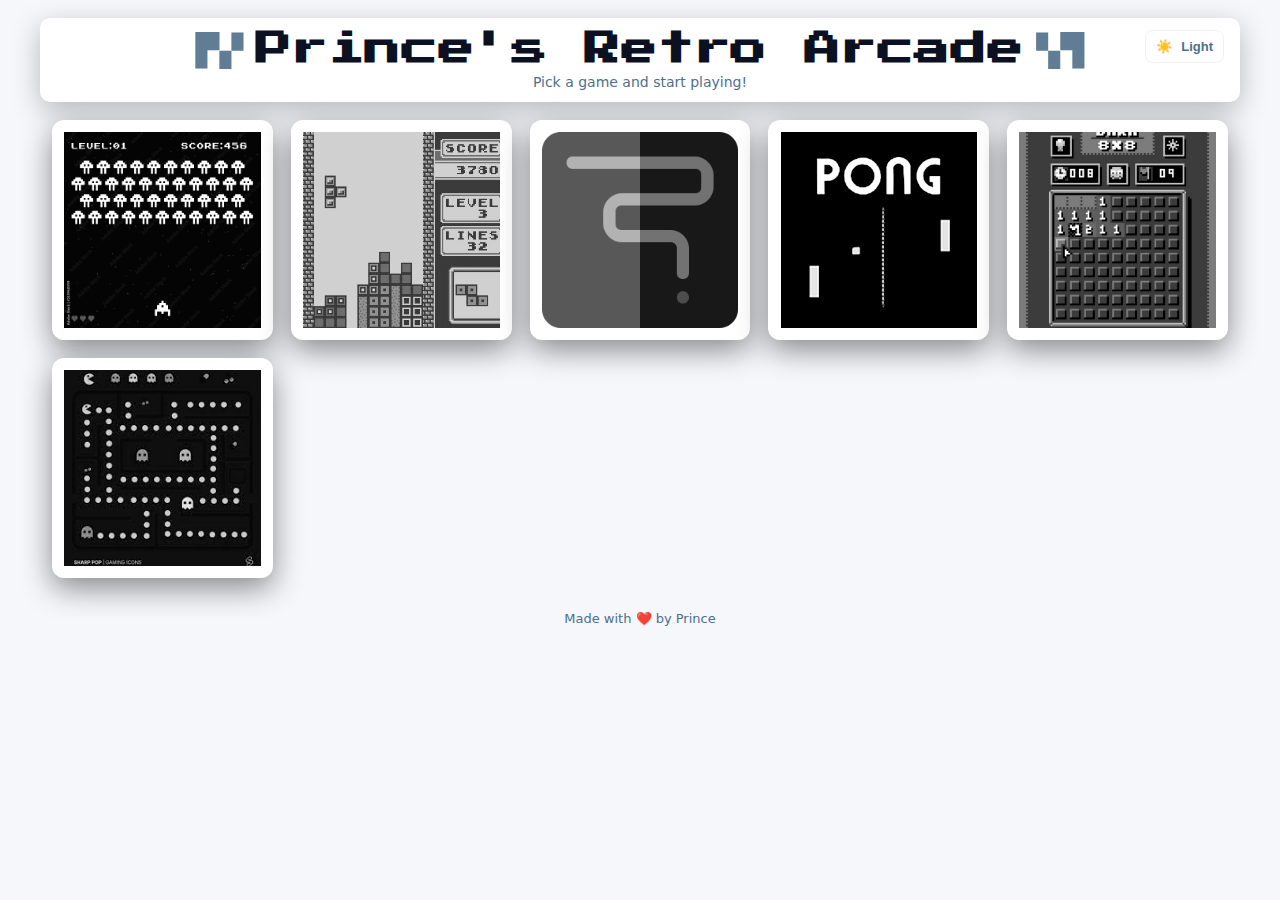
<file: index.html>
<!DOCTYPE html>
<html lang="en">
<head>
  <meta charset="UTF-8">
  <meta name="viewport" content="width=device-width, initial-scale=1.0">
  <title>Prince's Retro Arcade 🎮</title>
  <link rel="stylesheet" href="style.css">
</head>
<body class="arcade-bg">

  <header>
    <div class="header-inner">
      <h1 class="title">
        <span class="decorate">▛▞</span>
        Prince's Retro Arcade
        <span class="decorate">▚▜</span>
      </h1>
      <p class="subtitle">Pick a game and start playing!</p>
    </div>

    <button id="themeToggle" class="theme-toggle" aria-pressed="false" title="Toggle light / dark">
      <span class="icon">🌙</span>
      <span class="label">Dark</span>
    </button>
  </header>

  <main class="gallery">
    <!-- existing cards kept, new cards added -->
    <a href="games/space-shooter.html" class="game-card card">
      <img src="assets/images/space.png" alt="Space Shooter" class="card__media">
      <div class="card__content">
        <p class="card__title">Space Shooter</p>
        <p class="card__description">Blast through waves of enemies.</p>
      </div>
    </a>

    <a href="games/tetris.html" class="game-card card">
      <img src="assets/images/tetris.png" alt="Tetris" class="card__media">
      <div class="card__content">
        <p class="card__title">Tetris</p>
        <p class="card__description">Stack blocks, clear lines, survive.</p>
      </div>
    </a>

    <a href="games/snake.html" class="game-card card">
      <img src="assets/images/snake.png" alt="Snake" class="card__media">
      <div class="card__content">
        <p class="card__title">Snake</p>
        <p class="card__description">Eat, grow and avoid the walls.</p>
      </div>
    </a>

    <a href="games/pong.html" class="game-card card">
      <img src="assets/images/pong.png" alt="Pong" class="card__media">
      <div class="card__content">
        <p class="card__title">Pong</p>
        <p class="card__description">Classic paddle tennis.</p>
      </div>
    </a>

    <a href="games/minesweeper.html" class="game-card card">
      <img src="assets/images/minesweeper.png" alt="Minesweeper" class="card__media">
      <div class="card__content">
        <p class="card__title">Minesweeper</p>
        <p class="card__description">Find mines, use logic, survive.</p>
      </div>
    </a>

    <a href="games/pacman.html" class="game-card card">
      <img src="assets/images/pacman.png" alt="Pac-Man" class="card__media">
      <div class="card__content">
        <p class="card__title">Pac‑Man</p>
        <p class="card__description">Eat pellets, avoid ghosts.</p>
      </div>
    </a>


  </main>

  <footer>
    <p>Made with ❤️ by Prince</p>
  </footer>

  <script src="assets/js/theme.js" defer></script>
</body>
</html>
</file>
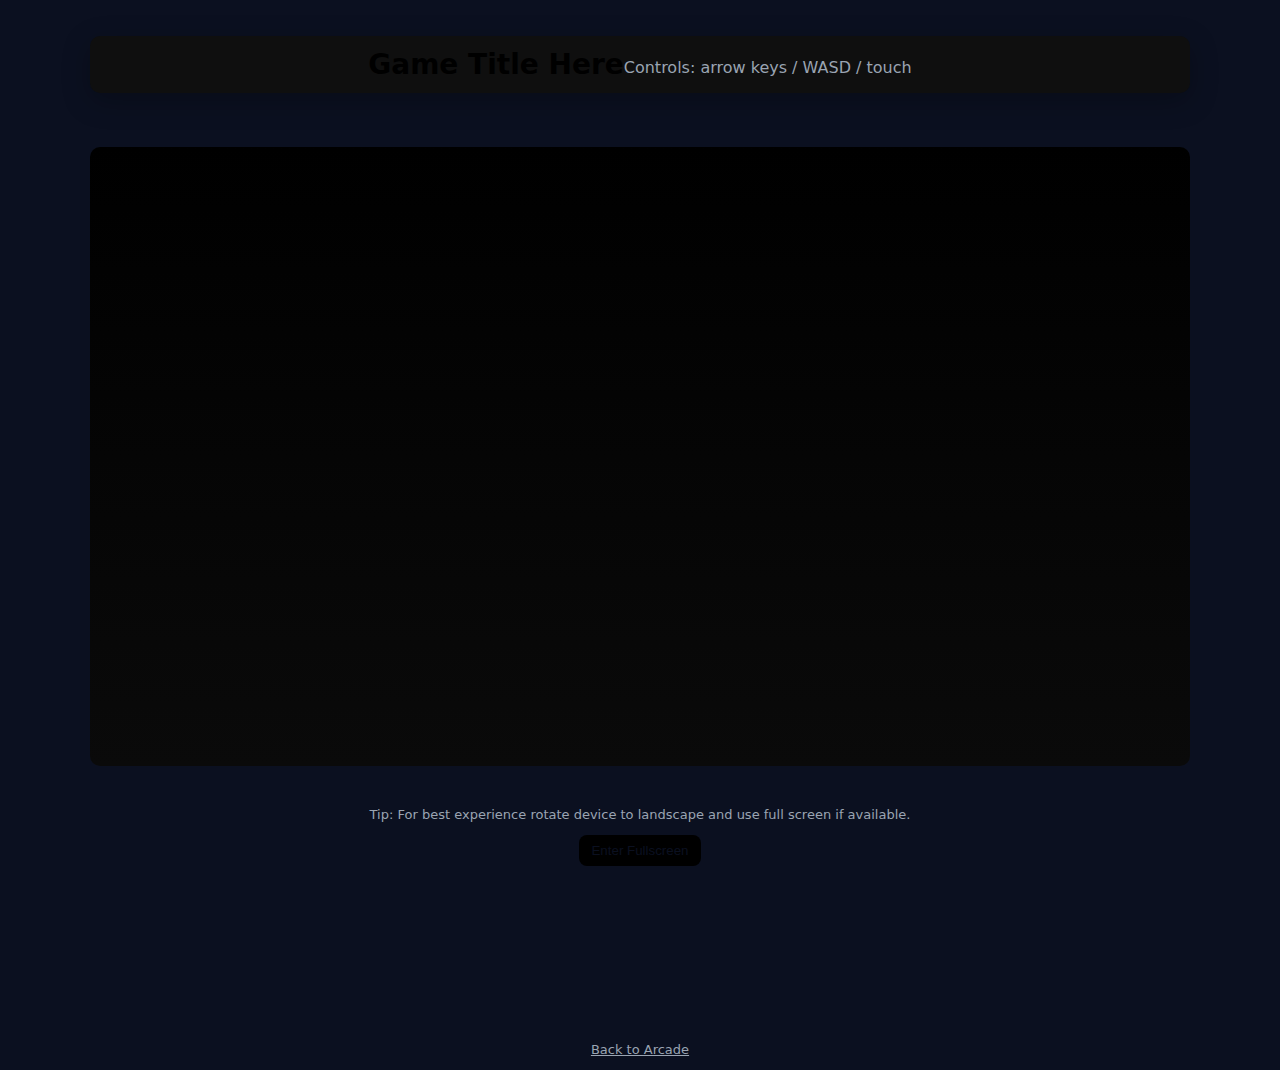
<file: games/game-template.html>
<!-- Game page template — copy for each game and update title + src -->
<!DOCTYPE html>
<html lang="en">
<head>
  <meta charset="utf-8" />
  <meta name="viewport" content="width=device-width,initial-scale=1" />
  <title>Game - Replace with game name</title>
  <link rel="stylesheet" href="../style.css">
</head>
<body class="arcade-bg">
  <header style="width:100%;max-width:1100px;margin:18px auto;text-align:center">
    <h1 style="margin:0;font-size:clamp(18px,3.5vw,28px)">Game Title Here</h1>
    <p style="margin:6px 0 0;color:var(--muted)">Controls: arrow keys / WASD / touch</p>
  </header>

  <main class="game-page-root">
    <div class="game-container">
      <div class="game-stage" id="game-stage" role="region" aria-label="Game stage">
        <!-- Replace the element below with your game's canvas, iframe or embed.
             Canvas example: <canvas id="gameCanvas"></canvas>
             Iframe example (if your game is a standalone page): <iframe src="mygame.html" frameborder="0" sandbox="allow-scripts allow-same-origin"></iframe>
        -->
        <canvas id="gameCanvas"></canvas>
      </div>
    </div>

    <div class="game-controls">
      <p>Tip: For best experience rotate device to landscape and use full screen if available.</p>
      <button id="fs-btn" style="padding:8px 12px;border-radius:8px;border:none;background:var(--accent);color:#0b1020;cursor:pointer">Enter Fullscreen</button>
    </div>
  </main>

  <footer style="width:100%;max-width:1100px;margin:18px auto;text-align:center;color:var(--muted)">
    <p><a href="../index.html" style="color:inherit;text-decoration:underline">Back to Arcade</a></p>
  </footer>

  <script>
    // Basic fullscreen helper
    (function(){
      const fsBtn = document.getElementById('fs-btn');
      const stage = document.getElementById('game-stage');
      fsBtn?.addEventListener('click', async () => {
        if (!document.fullscreenElement) {
          try { await stage.requestFullscreen(); } catch(e){ console.warn(e) }
        } else {
          try { await document.exitFullscreen(); } catch(e){ console.warn(e) }
        }
      });

      // If your game uses a canvas, ensure it resizes to stage:
      const canvas = document.getElementById('gameCanvas');
      if(canvas){
        const resize = ()=> {
          const rect = stage.getBoundingClientRect();
          canvas.width = Math.floor(rect.width * devicePixelRatio);
          canvas.height = Math.floor(rect.height * devicePixelRatio);
          canvas.style.width = rect.width + 'px';
          canvas.style.height = rect.height + 'px';
          // optionally scale context: ctx.setTransform(devicePixelRatio,0,0,devicePixelRatio,0,0)
        };
        window.addEventListener('resize', resize);
        resize();
      }
    })();
  </script>
</body>
</html>
</file>
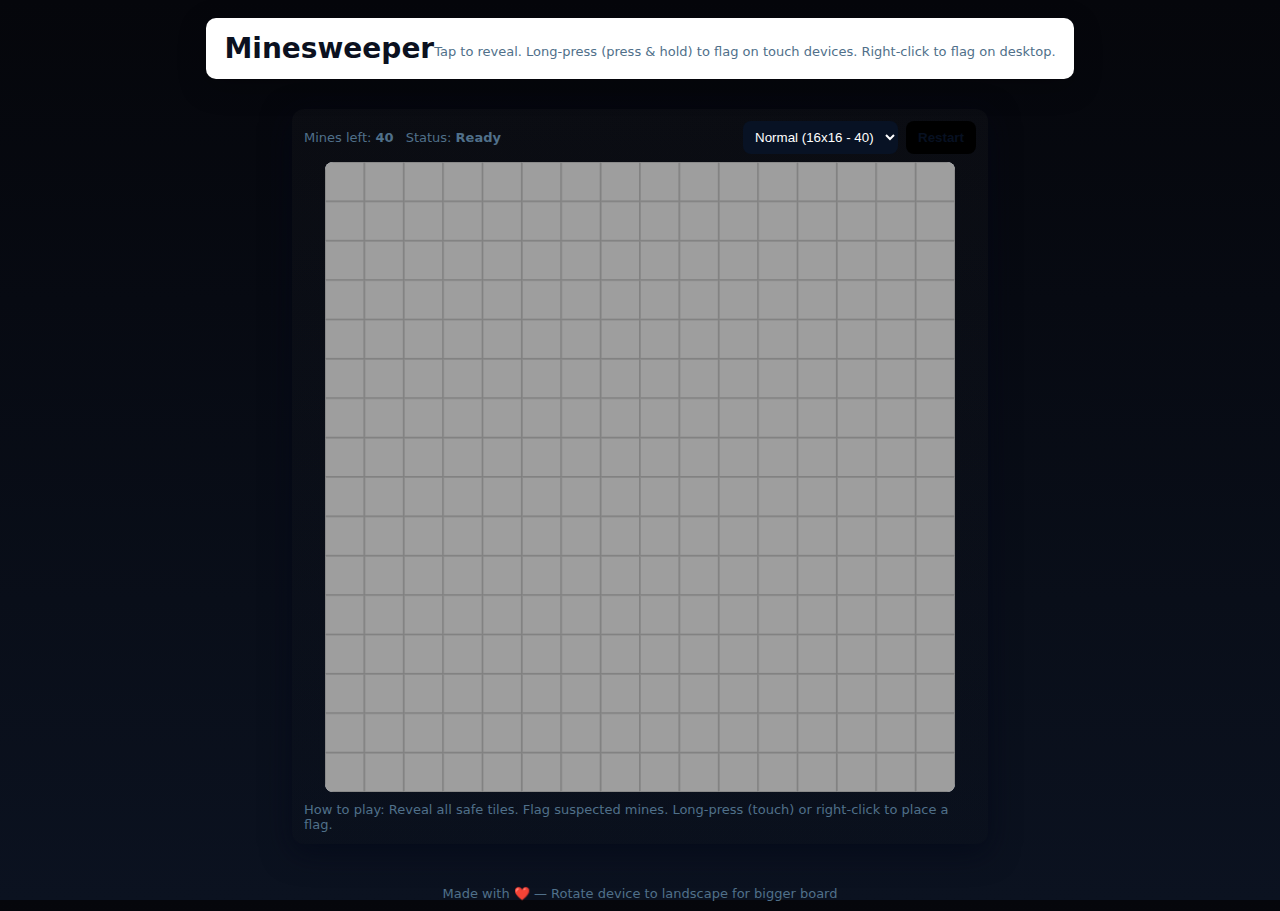
<file: games/minesweeper.html>
<!DOCTYPE html>
<html lang="en">
<head>
  <meta charset="utf-8" />
  <meta name="viewport" content="width=device-width,initial-scale=1" />
  <title>Minesweeper — Responsive & Touch</title>

  <!-- global theme / styles -->
  <link rel="stylesheet" href="../style.css">
  <script src="../assets/js/theme.js" defer></script>

  <style>
    /* keep page styles but variables from style.css will apply */
    :root { /* fallback */ }
    html,body{height:100%;margin:0;font-family:system-ui,Segoe UI,Roboto,Arial;background:linear-gradient(180deg,#05060b,#0b1220);color:var(--white);display:flex;flex-direction:column;align-items:center}
    header{width:100%;max-width:1100px;padding:14px 18px;text-align:center}
    h1{margin:0;font-size:clamp(18px,3.6vw,28px)}
    p.subtitle{margin:6px 0 0;color:var(--muted);font-size:13px}
    main{width:100%;max-width:720px;padding:12px;box-sizing:border-box;display:flex;flex-direction:column;align-items:center;gap:12px}
    .panel{width:100%;background:linear-gradient(180deg, rgba(255,255,255,0.02), rgba(0,0,0,0.06));border-radius:12px;padding:12px;box-shadow:0 8px 30px rgba(2,6,23,0.6)}
    .hud{display:flex;justify-content:space-between;align-items:center;margin-bottom:8px;gap:8px;flex-wrap:wrap}
    .hud .left{display:flex;gap:12px;align-items:center}
    .btn{background:var(--accent);color:#071021;border:none;padding:8px 12px;border-radius:8px;cursor:pointer;font-weight:700}
    .muted{color:var(--muted);font-size:13px}
    #canvas-wrap{width:100%;display:flex;justify-content:center}
    canvas{background:#cfcfcf;border-radius:8px;display:block;touch-action:none}
    footer{width:100%;max-width:1100px;text-align:center;padding:10px 18px;color:var(--muted);font-size:13px}
    @media(max-width:420px){ .btn{padding:10px 12px} }
    /* simple legend */
    .legend{display:flex;gap:8px;align-items:center}
    .legend .box{width:18px;height:18px;border-radius:4px;border:2px solid rgba(0,0,0,0.15)}
  </style>
</head>
<body>
  <header>
    <h1>Minesweeper</h1>
    <p class="subtitle">Tap to reveal. Long-press (press & hold) to flag on touch devices. Right-click to flag on desktop.</p>
  </header>

  <main>
    <div class="panel">
      <div class="hud">
        <div class="left">
          <div class="muted">Mines left: <strong id="mines-left">0</strong></div>
          <div class="muted">Status: <strong id="status">Ready</strong></div>
        </div>
        <div style="display:flex;gap:8px">
          <select id="difficulty" style="padding:8px;border-radius:8px;background:#081224;color:var(--white);border:none">
            <option value="easy">Easy (8x8 - 10)</option>
            <option value="normal" selected>Normal (16x16 - 40)</option>
            <option value="hard">Hard (16x30 - 99)</option>
          </select>
          <button id="resetBtn" class="btn">Restart</button>
        </div>
      </div>

      <div id="canvas-wrap">
        <canvas id="board"></canvas>
      </div>
      <div style="margin-top:10px;color:var(--muted);font-size:13px">
        How to play: Reveal all safe tiles. Flag suspected mines. Long-press (touch) or right-click to place a flag.
      </div>
    </div>
  </main>

  <footer>Made with ❤️ — Rotate device to landscape for bigger board</footer>

<script>
(() => {
  const canvas = document.getElementById('board');
  const ctx = canvas.getContext('2d');
  const minesLeftEl = document.getElementById('mines-left');
  const resetBtn = document.getElementById('resetBtn');
  const difficultySel = document.getElementById('difficulty');
  const statusEl = document.getElementById('status');
  let rows = 16, cols = 16, minesCount = 40;

  function setDifficulty(mode){
    if(mode === 'easy'){ rows=8; cols=8; minesCount=10; }
    else if(mode === 'normal'){ rows=16; cols=16; minesCount=40; }
    else if(mode === 'hard'){ rows=16; cols=30; minesCount=99; }
  }
  setDifficulty(difficultySel.value);

  // responsive canvas sizing: fit parent width, keep square grid cell
  function resizeCanvas() {
    const wrap = document.getElementById('canvas-wrap');
    const maxW = Math.min(wrap.clientWidth, window.innerHeight * 0.7);
    const dpr = Math.max(1, window.devicePixelRatio || 1);
    // compute cell size so board fits nicely
    const desiredWidth = Math.floor(maxW);
    canvas.style.width = desiredWidth + 'px';
    canvas.style.height = desiredWidth + 'px';
    canvas.width = desiredWidth * dpr;
    canvas.height = desiredWidth * dpr;
    ctx.setTransform(dpr,0,0,dpr,0,0);
    draw(); // redraw after resize
  }
  window.addEventListener('resize', resizeCanvas, { passive:true });

  // game state
  let board = [];
  let revealedCount = 0;
  let flagsPlaced = 0;
  let firstClick = true;
  let gameOver = false;
  let longPressTimer = null;
  let longPressDuration = 500; // ms

  function initBoard(){
    board = [];
    revealedCount = 0;
    flagsPlaced = 0;
    gameOver = false;
    firstClick = true;
    statusEl.textContent = 'Ready';
    for(let r=0;r<rows;r++){
      const row = [];
      for(let c=0;c<cols;c++){
        row.push({ mine:false, revealed:false, flagged:false, adjacent:0 });
      }
      board.push(row);
    }
    updateMinesLeft();
    resizeCanvas();
  }

  function placeMines(excludeR, excludeC){
    let placed = 0;
    while(placed < minesCount){
      const r = Math.floor(Math.random()*rows);
      const c = Math.floor(Math.random()*cols);
      if(board[r][c].mine) continue;
      if(Math.abs(r-excludeR) <=1 && Math.abs(c-excludeC) <=1) continue;
      board[r][c].mine = true; placed++;
    }
  }

  function countAdj(){
    for(let r=0;r<rows;r++){
      for(let c=0;c<cols;c++){
        if(board[r][c].mine){ board[r][c].adjacent = -1; continue; }
        let cnt = 0;
        for(let dr=-1;dr<=1;dr++){
          for(let dc=-1;dc<=1;dc++){
            if(dr===0&&dc===0) continue;
            const nr=r+dr, nc=c+dc;
            if(nr>=0&&nr<rows&&nc>=0&&nc<cols && board[nr][nc].mine) cnt++;
          }
        }
        board[r][c].adjacent = cnt;
      }
    }
  }

  function reveal(r,c){
    if(gameOver) return;
    if(r<0||r>=rows||c<0||c>=cols) return;
    const cell = board[r][c];
    if(cell.revealed || cell.flagged) return;
    cell.revealed = true; revealedCount++;
    if(cell.mine){
      gameOver = true; revealAllMines(); statusEl.textContent = 'BOOM!'; draw(); setTimeout(()=>alert('BOOM! You hit a mine.'),50); return;
    }
    if(cell.adjacent === 0){
      for(let dr=-1;dr<=1;dr++) for(let dc=-1;dc<=1;dc++) {
        if(dr!==0||dc!==0) reveal(r+dr,c+dc);
      }
    }
    checkWin();
  }

  function revealAllMines(){
    for(let r=0;r<rows;r++) for(let c=0;c<cols;c++) if(board[r][c].mine) board[r][c].revealed = true;
  }

  function toggleFlag(r,c){
    if(gameOver) return;
    const cell = board[r][c];
    if(cell.revealed) return;
    if(cell.flagged){ cell.flagged=false; flagsPlaced--; }
    else{ if(flagsPlaced>=minesCount) return; cell.flagged=true; flagsPlaced++; }
    updateMinesLeft();
  }

  function checkWin(){
    if(revealedCount === rows*cols - minesCount){
      gameOver = true; revealAllMines(); statusEl.textContent = 'You Win!'; draw(); setTimeout(()=>alert('Congratulations! You cleared the board!'),50);
    }
  }

  function updateMinesLeft(){ minesLeftEl.textContent = Math.max(0, minesCount - flagsPlaced); }

  // drawing
  function draw(){
    if(!ctx) return;
    const cssW = canvas.clientWidth;
    const cell = cssW / cols;
    ctx.clearRect(0,0,canvas.width,canvas.height);
    // background
    ctx.fillStyle = '#bdbdbd';
    ctx.fillRect(0,0,cssW,cssW);
    ctx.font = (cell * 0.6) + 'px sans-serif';
    ctx.textAlign = 'center'; ctx.textBaseline = 'middle';

    for(let r=0;r<rows;r++){
      for(let c=0;c<cols;c++){
        const x = c*cell, y = r*cell;
        const cellObj = board[r][c];
        // base
        if(cellObj.revealed){
          ctx.fillStyle = '#e7e7e7';
          ctx.fillRect(x,y,cell,cell);
          if(cellObj.mine){
            // mine
            ctx.fillStyle = '#900';
            ctx.beginPath(); ctx.arc(x+cell/2,y+cell/2,cell*0.28,0,Math.PI*2); ctx.fill();
          } else if(cellObj.adjacent>0){
            const colors = ['#0000FF','#006400','#FF0000','#000080','#800000','#008080','#000000','#808080'];
            ctx.fillStyle = colors[cellObj.adjacent-1] || '#000';
            ctx.fillText(cellObj.adjacent, x+cell/2, y+cell/2 + 1);
          }
        } else {
          // unrevealed look
          ctx.fillStyle = '#9e9e9e';
          ctx.fillRect(x,y,cell,cell);
          // slight top-left highlight
          ctx.strokeStyle = '#7b7b7b';
          ctx.beginPath(); ctx.moveTo(x,y+cell); ctx.lineTo(x,y); ctx.lineTo(x+cell,y); ctx.stroke();
          // flag
          if(cellObj.flagged){
            ctx.fillStyle = '#b00';
            ctx.beginPath();
            ctx.moveTo(x + cell*0.38, y + cell*0.76);
            ctx.lineTo(x + cell*0.62, y + cell*0.76);
            ctx.lineTo(x + cell*0.5, y + cell*0.46);
            ctx.closePath(); ctx.fill();
            ctx.strokeStyle = '#600'; ctx.lineWidth = 2;
            ctx.beginPath(); ctx.moveTo(x + cell*0.5, y + cell*0.76); ctx.lineTo(x + cell*0.5, y + cell*0.28); ctx.stroke();
            ctx.lineWidth = 1;
          }
        }
        // border
        ctx.strokeStyle = '#8a8a8a';
        ctx.strokeRect(x+0.5,y+0.5,cell-1,cell-1);
      }
    }
  }

  // coordinate helpers
  function getCellFromEvent(clientX, clientY){
    const rect = canvas.getBoundingClientRect();
    const mx = clientX - rect.left;
    const my = clientY - rect.top;
    const cssW = canvas.clientWidth;
    const c = Math.floor(mx / (cssW/cols));
    const r = Math.floor(my / (cssW/cols));
    return { r, c };
  }

  // pointer/ click handlers with long-press for flags
  canvas.addEventListener('pointerdown', e => {
    if(gameOver) return;
    (e.target).setPointerCapture && (e.target).setPointerCapture(e.pointerId);
    longPressTimer = setTimeout(() => {
      const { r, c } = getCellFromEvent(e.clientX, e.clientY);
      if(r>=0&&r<rows&&c>=0&&c<cols){ toggleFlag(r,c); draw(); }
      longPressTimer = null;
    }, longPressDuration);
  });

  canvas.addEventListener('pointerup', e => {
    if(longPressTimer){
      clearTimeout(longPressTimer); longPressTimer = null;
      const { r, c } = getCellFromEvent(e.clientX, e.clientY);
      if(r<0||r>=rows||c<0||c>=cols) return;
      // left click reveal
      if(firstClick){
        placeMines(r,c); countAdj(); firstClick=false;
      }
      reveal(r,c); draw();
    }
  });

  // right-click for flagging (desktop)
  canvas.addEventListener('contextmenu', e => {
    e.preventDefault();
    if(gameOver) return;
    const { r, c } = getCellFromEvent(e.clientX, e.clientY);
    if(r>=0&&r<rows&&c>=0&&c<cols){ toggleFlag(r,c); draw(); }
  });

  // reset and difficulty
  resetBtn.addEventListener('click', () => { setDifficulty(difficultySel.value); initBoard(); draw(); });
  difficultySel.addEventListener('change', () => { setDifficulty(difficultySel.value); initBoard(); draw(); });

  // initialisation
  setDifficulty(difficultySel.value);
  initBoard();
  // make sure canvas is sized after DOM/layout
  window.requestAnimationFrame(() => { resizeCanvas(); });

  // expose draw to resize observer
  const ro = new ResizeObserver(() => { resizeCanvas(); });
  ro.observe(document.getElementById('canvas-wrap'));
})();
</script>
</body>
</html>
</file>
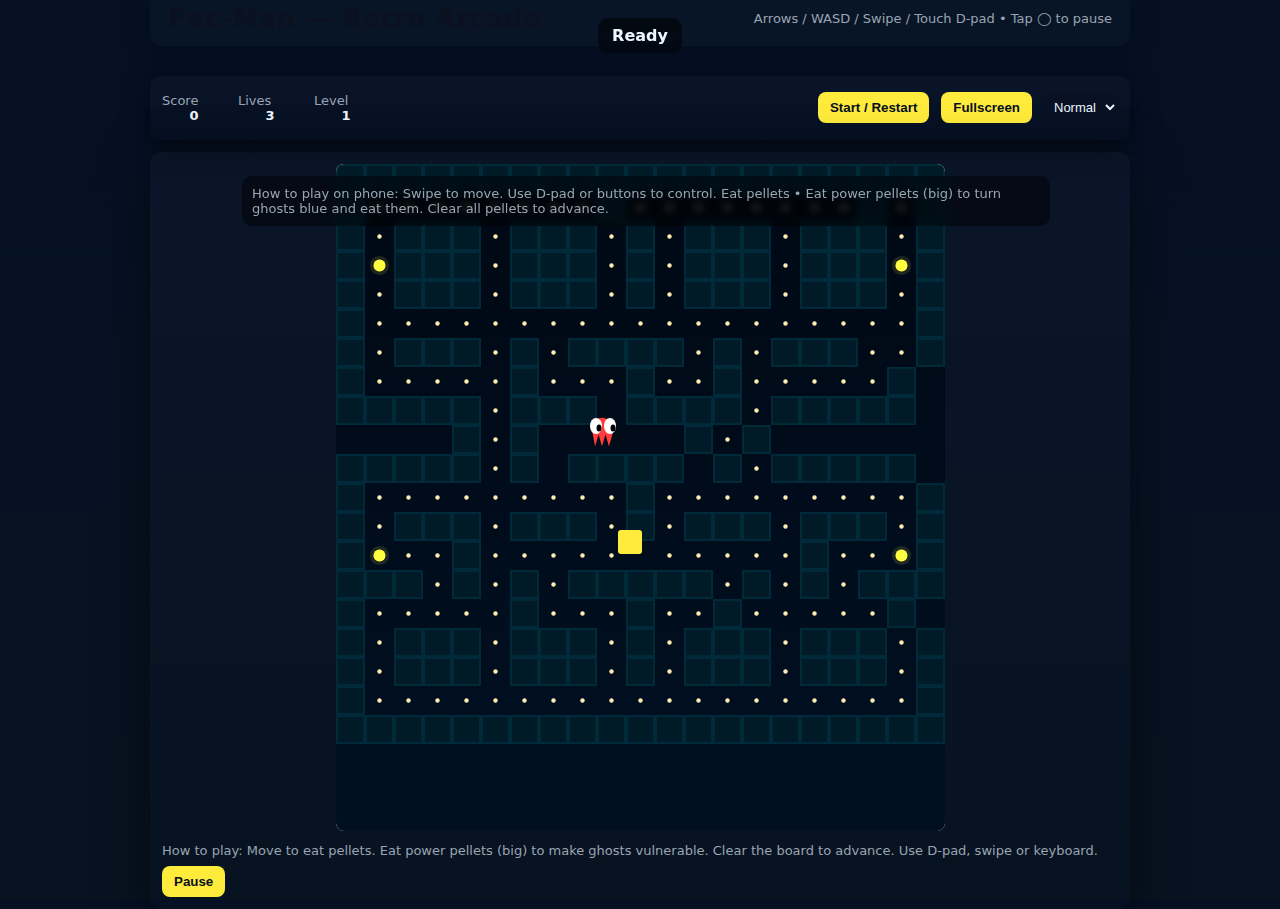
<file: games/pacman.html>
<!doctype html>
<html lang="en">
<head>
<meta charset="utf-8" />
<title>Pac-Man — Responsive & Touch</title>
<meta name="viewport" content="width=device-width,initial-scale=1,viewport-fit=cover" />

  <!-- global theme / styles -->
  <link rel="stylesheet" href="../style.css">
  <script src="../assets/js/theme.js" defer></script>

<style>
  :root{
    --bg1:#051025; --bg2:#071321;
    --panel:#071526; --accent:#ffeb3b; --muted:#9aa4b2; --white:#eef6ff;
    --hud-h:64px; --glass: rgba(255,255,255,0.04);
    --radius:12px;
  }
  *{box-sizing:border-box}
  html,body{height:100%;margin:0;background:linear-gradient(180deg,var(--bg1),var(--bg2));color:var(--white);font-family:Inter,system-ui,-apple-system,"Segoe UI",Roboto,Arial;display:flex;align-items:center;justify-content:center;padding:14px;}
  .container{width:100%;max-width:980px;display:flex;flex-direction:column;gap:12px;align-items:center}
  header{width:100%;display:flex;align-items:center;justify-content:space-between;gap:12px}
  h1{font-size:clamp(16px,3.8vw,26px);margin:0;letter-spacing:0.6px}
  .hud{height:var(--hud-h);display:flex;align-items:center;gap:12px;justify-content:space-between;width:100%;background:linear-gradient(180deg, rgba(255,255,255,0.02), rgba(0,0,0,0.06));padding:8px 12px;border-radius:10px;box-shadow:0 8px 28px rgba(0,0,0,0.55)}
  .hud .left, .hud .right{display:flex;align-items:center;gap:12px}
  .stat{font-weight:800;color:var(--white);min-width:64px;text-align:center}
  .muted{color:var(--muted);font-size:13px}
  .board-wrap{width:100%;background:linear-gradient(180deg, rgba(255,255,255,0.02), transparent);padding:12px;border-radius:12px;box-shadow:0 14px 52px rgba(0,0,0,0.55);display:flex;flex-direction:column;align-items:center;gap:12px}
  .stage{width:100%;max-width:820px;display:grid;place-items:center;position:relative}
  canvas{width:100%;height:auto;display:block;border-radius:8px;background:#000;image-rendering:pixelated;box-shadow:inset 0 2px 0 rgba(255,255,255,0.02)}
  .controls{width:100%;display:flex;justify-content:space-between;align-items:center;gap:8px;flex-wrap:wrap}
  .btn{background:var(--accent);color:#071021;border:none;padding:8px 12px;border-radius:8px;cursor:pointer;font-weight:700}
  .small{font-size:13px;color:var(--muted)}
  /* Touch D-pad overlay (mobile) */
  .touch-dpad{position:absolute;left:12px;bottom:12px;display:none;max-width:420px;z-index:30}
  .dpad{width:144px;height:144px;border-radius:12px;background:linear-gradient(180deg, rgba(255,255,255,0.02), rgba(0,0,0,0.06));display:grid;grid-template-columns:1fr 1fr 1fr;grid-template-rows:1fr 1fr 1fr;gap:8px;padding:8px;box-sizing:border-box}
  .dpad button{background:transparent;border-radius:8px;border:none;color:var(--white);font-weight:800;font-size:18px;cursor:pointer;touch-action:none}
  .dpad .cell{display:flex;align-items:center;justify-content:center}
  .dpad .center{opacity:0.5}
  .overlay-right{position:absolute;right:12px;bottom:12px;display:none;flex-direction:column;gap:8px;z-index:30}
  .overlay-right button{width:56px;height:56px;border-radius:12px;background:rgba(255,255,255,0.04);border:none;color:var(--white);font-weight:800;touch-action:none}
  .howto-panel{position:absolute;left:12px;top:12px;background:rgba(0,0,0,0.5);padding:10px;border-radius:10px;font-size:13px;color:var(--muted);z-index:25;backdrop-filter:blur(4px)}
  .message{position:fixed;left:50%;transform:translateX(-50%);top:18px;background:linear-gradient(180deg,rgba(0,0,0,0.6),rgba(0,0,0,0.4));padding:8px 14px;border-radius:10px;backdrop-filter:blur(4px);color:var(--white);font-weight:700;z-index:60}
  /* show touch UI on small screens */
  @media(max-width:900px){
    .touch-dpad{display:block}
    .overlay-right{display:flex}
    .hud .right{gap:8px}
  }
  @media(max-width:520px){
    .hud{height:56px;padding:6px}
    .dpad{width:120px;height:120px}
  }
  /* fullscreen canvas only */
  canvas:fullscreen, canvas:-webkit-full-screen, canvas:-moz-full-screen {
    width:100vw !important; height:100vh !important; border-radius:0 !important; box-shadow:none !important;
  }
  /* nicer pellet glow */
  .pellet-glow { filter: drop-shadow(0 0 6px rgba(255,235,59,0.5)); }
</style>
</head>
<body>
  <div class="container">
    <header>
      <h1>Pac‑Man — Retro Arcade</h1>
      <div class="small muted">Arrows / WASD / Swipe / Touch D‑pad • Tap ◯ to pause</div>
    </header>

    <div class="hud">
      <div class="left">
        <div class="muted">Score <div id="score" class="stat">0</div></div>
        <div class="muted">Lives <div id="lives" class="stat">3</div></div>
        <div class="muted">Level <div id="level" class="stat">1</div></div>
      </div>
      <div class="right">
        <button id="startBtn" class="btn">Start / Restart</button>
        <button id="fsBtn" class="btn">Fullscreen</button>
        <select id="difficulty" class="muted" style="padding:6px;border-radius:8px;background:#081224;color:var(--white);border:none">
          <option value="1">Normal</option>
          <option value="0.95">Easy</option>
          <option value="0.85">Hard</option>
        </select>
      </div>
    </div>

    <div class="board-wrap" role="main" aria-label="Game board">
      <div class="stage">
        <canvas id="gameCanvas" role="img" aria-label="Pac-Man game"></canvas>

        <div class="howto-panel" id="howtoPanel" aria-hidden="false">
          How to play on phone: Swipe to move. Use D‑pad or buttons to control. Eat pellets • Eat power pellets (big) to turn ghosts blue and eat them. Clear all pellets to advance.
        </div>

        <div class="touch-dpad" id="touch-area" aria-hidden="false">
          <div class="dpad" id="dpad" aria-hidden="false">
            <div class="cell"></div>
            <div class="cell"><button id="btn-up" aria-label="Up">▲</button></div>
            <div class="cell"></div>
            <div class="cell"><button id="btn-left" aria-label="Left">◀</button></div>
            <div class="cell center"><button id="btn-center" aria-label="Pause">◯</button></div>
            <div class="cell"><button id="btn-right" aria-label="Right">▶</button></div>
            <div class="cell"></div>
            <div class="cell"><button id="btn-down" aria-label="Down">▼</button></div>
            <div class="cell"></div>
          </div>
          <div class="overlay-right">
            <button id="btn-serve" title="Start / Pause">⏯</button>
            <button id="btn-sound" title="Sound">🔊</button>
          </div>
        </div>
      </div>

      <div class="controls" style="width:100%">
        <div class="small muted" id="howto">How to play: Move to eat pellets. Eat power pellets (big) to make ghosts vulnerable. Clear the board to advance. Use D‑pad, swipe or keyboard.</div>
        <div style="display:flex;gap:8px">
          <button id="btnPause" class="btn">Pause</button>
        </div>
      </div>
    </div>
  </div>

  <div id="msg" class="message" style="display:none">Ready</div>

<script>
(() => {
  // Elements
  const canvas = document.getElementById('gameCanvas');
  const ctx = canvas.getContext('2d', { alpha: false });
  const scoreEl = document.getElementById('score');
  const livesEl = document.getElementById('lives');
  const levelEl = document.getElementById('level');
  const startBtn = document.getElementById('startBtn');
  const fsBtn = document.getElementById('fsBtn');
  const difficultySel = document.getElementById('difficulty');
  const msgEl = document.getElementById('msg');
  const btnPause = document.getElementById('btnPause');

  // Touch controls
  const btnUp = document.getElementById('btn-up');
  const btnDown = document.getElementById('btn-down');
  const btnLeft = document.getElementById('btn-left');
  const btnRight = document.getElementById('btn-right');
  const btnServe = document.getElementById('btn-serve');
  const btnSound = document.getElementById('btn-sound');
  const btnCenter = document.getElementById('btn-center');
  const touchArea = document.getElementById('touch-area');

  // Base layout & map (21x23)
  const tileSizeBase = 28;
  const cols = 21, rows = 23;
  const rawMapBase = [
"#####################",
"#........#........#.#",
"#.###.###.#.###.###.#",
"#o###.###.#.###.###o#",
"#.###.###.#.###.###.#",
"#...................#",
"#.###.#.####.#.###..#",
"#.....#...#..#.....#",
"#####.### ####.#####",
"    #.#  G  #.#     ",
"#####.# #### #.#####",
"#.........#.........#",
"#.###.###.#.###.###.#",
"#o..#.....P.....#..o#",
"###.#.#.#####.#.#.###",
"#.....#...#..#.....#",
"#.###.###.#.###.###.#",
"#.###.###.#.###.###.#",
"#...................#",
"#####################",
"                     ",
"                     ",
"                     "
];

  // Game state
  let map = [];
  let scale = 1;
  let tileSize = tileSizeBase;
  let score = 0, lives = 3, level = 1;
  let pelletsTotal = 0;
  let gameRunning = false;
  let paused = false;
  let lastTS = 0;
  let fpsCap = 60;
  let deviceDpr = Math.max(1, window.devicePixelRatio || 1);

  // Pac state (radius will be pixels set during level init)
  const pac = { x:0,y:0,dir:{x:0,y:0},nextDir:{x:0,y:0},speed:2.2,radius:0.45, mouth:0,powered:0 };

  // Ghosts
  let ghosts = [];
  const ghostColors = ['#ff3b3b','#ffb86b','#66d9ef','#b38fff'];

  // UI helpers
  function showMessage(t,ms=1400){
    msgEl.textContent = t; msgEl.style.display='block';
    clearTimeout(msgEl._t); msgEl._t = setTimeout(()=>msgEl.style.display='none', ms);
  }

  // Resize canvas responsively to container while preserving board area
  function resize() {
    deviceDpr = Math.max(1, window.devicePixelRatio || 1);
    const containerW = Math.min(document.querySelector('.stage').clientWidth, window.innerWidth - 36);
    const containerH = Math.max(320, window.innerHeight - 180);
    const targetSize = Math.min(containerW, containerH * 0.86);
    scale = targetSize / (cols * tileSizeBase);
    tileSize = Math.max(10, Math.floor(tileSizeBase * scale));
    const cssW = cols * tileSize;
    const cssH = rows * tileSize;
    canvas.style.width = cssW + 'px';
    canvas.style.height = cssH + 'px';
    canvas.width = Math.floor(cssW * deviceDpr);
    canvas.height = Math.floor(cssH * deviceDpr);
    ctx.setTransform(deviceDpr,0,0,deviceDpr,0,0);
    draw();
  }
  window.addEventListener('resize', resize);
  window.addEventListener('orientationchange', () => setTimeout(resize, 120));
  window.addEventListener('load', () => { deviceDpr = Math.max(1, window.devicePixelRatio || 1); resize(); });

  // Map utilities
  function cloneRawMap(){
    return rawMapBase.map(line => line.padEnd(cols,' ').slice(0,cols).split(''));
  }

  function initMapForLevel(lv){
    map = cloneRawMap();
    pelletsTotal = 0;
    ghosts = [];
    for(let r=0;r<rows;r++){
      for(let c=0;c<cols;c++){
        const ch = map[r][c];
        if(ch === 'P'){ pac.x = c*tileSize + tileSize/2; pac.y = r*tileSize + tileSize/2; map[r][c]=' '; }
        if(ch === 'G'){
          ghosts.push({
            x:c*tileSize + tileSize/2,
            y:r*tileSize + tileSize/2,
            dir:{x:1,y:0},
            color: ghostColors[ghosts.length % ghostColors.length],
            speed: 1.6 + Math.min(1.8, 0.06*lv),
            frightened:0,
            homeX: c*tileSize + tileSize/2,
            homeY: r*tileSize + tileSize/2,
            eatenTimer:0
          });
          map[r][c] = ' ';
        }
        if(ch === '.' || ch === 'o') pelletsTotal++;
      }
    }
    // ensure at least one ghost
    while(ghosts.length < 1){
      ghosts.push({
        x:10*tileSize + tileSize/2, y:9*tileSize + tileSize/2, dir:{x:1,y:0}, color:ghostColors[ghosts.length%4],
        speed:1.6 + Math.min(1.8, 0.06*lv), frightened:0, homeX:10*tileSize + tileSize/2, homeY:9*tileSize + tileSize/2, eatenTimer:0
      });
    }
    // pac.radius stored in pixels — other code assumes pixels
    pac.radius = Math.max(6, Math.floor(tileSize * 0.45));
    pac.speed = (2.2 + Math.min(1.6, 0.06 * (lv-1))) * parseFloat(difficultySel.value);
    pac.powered = 0;
  }

  // Collision helpers
  function isWallAtTile(tr, tc){
    if(tr < 0 || tc < 0 || tr >= rows || tc >= cols) return true;
    return map[tr][tc] === '#';
  }
  function canMoveTo(px,py){
    const pads = Math.max(2, Math.floor(tileSize*0.12));
    const r = pac.radius;
    const pts = [
      {x:px - r + pads, y:py - r + pads},
      {x:px + r - pads, y:py - r + pads},
      {x:px - r + pads, y:py + r - pads},
      {x:px + r - pads, y:py + r - pads},
    ];
    for(const p of pts){
      const rr = Math.floor(p.y / tileSize);
      const cc = Math.floor(p.x / tileSize);
      if(isWallAtTile(rr,cc)) return false;
    }
    return true;
  }

  // Pellet handling
  function eatAt(px,py){
    const c = Math.floor(px / tileSize);
    const r = Math.floor(py / tileSize);
    const ch = (map[r]||[])[c];
    if(!ch) return;
    if(ch === '.' || ch === 'o'){
      if(ch === '.') score += 10;
      else { score += 50; pac.powered = Math.max(pac.powered, fpsCap * 7); ghosts.forEach(g=>g.frightened = Math.max(g.frightened, fpsCap * 7)); }
      map[r][c] = ' ';
      pelletsTotal--;
      updateHUD();
      if(pelletsTotal <= 0) levelUp();
    }
  }

  function updateHUD(){ scoreEl.textContent = score; livesEl.textContent = lives; levelEl.textContent = level; }

  // Movement & AI
  function tryTurnBuffered(){
    if((pac.nextDir.x === 0 && pac.nextDir.y === 0)) return;
    const nx = pac.x + pac.nextDir.x * pac.speed;
    const ny = pac.y + pac.nextDir.y * pac.speed;
    if(canMoveTo(nx, ny)) pac.dir = {...pac.nextDir};
  }

  function tunnelWrap(){
    if(pac.x < -tileSize) pac.x = cols * tileSize + tileSize;
    if(pac.x > cols * tileSize + tileSize) pac.x = -tileSize;
  }

  function distanceSq(ax,ay,bx,by){ const dx = ax-bx, dy = ay-by; return dx*dx+dy*dy; }

  function moveGhost(g, dt){
    if(g.eatenTimer > 0){
      g.eatenTimer -= dt;
      if(g.eatenTimer <= 0){ g.x = g.homeX; g.y = g.homeY; g.eatenTimer = 0; g.frightened = 0; }
      return;
    }
    const speed = g.frightened > 0 ? g.speed * 0.6 : g.speed;
    const cx = (g.x - tileSize/2) % tileSize;
    const cy = (g.y - tileSize/2) % tileSize;
    const nearCenter = Math.abs(cx) < 1.5 && Math.abs(cy) < 1.5;
    if(nearCenter){
      const dirs = [{x:1,y:0},{x:-1,y:0},{x:0,y:1},{x:0,y:-1}];
      let choices = dirs.filter(d=>{
        if(d.x === -g.dir.x && d.y === -g.dir.y) return false;
        const nx = g.x + d.x * tileSize;
        const ny = g.y + d.y * tileSize;
        return canMoveTo(nx, ny);
      });
      if(choices.length === 0){
        choices = dirs.filter(d=>{
          const nx = g.x + d.x * tileSize;
          const ny = g.y + d.y * tileSize;
          return canMoveTo(nx, ny);
        });
      }
      if(choices.length === 0) g.dir = {x:-g.dir.x,y:-g.dir.y};
      else {
        if(g.frightened > 0) g.dir = choices[Math.floor(Math.random()*choices.length)];
        else {
          choices.sort((a,b)=>{
            const da = distanceSq(g.x + a.x*tileSize, g.y + a.y*tileSize, pac.x, pac.y);
            const db = distanceSq(g.x + b.x*tileSize, g.y + b.y*tileSize, pac.x, pac.y);
            return da - db;
          });
          g.dir = choices[0];
        }
      }
    }
    g.x += g.dir.x * speed * (dt/16);
    g.y += g.dir.y * speed * (dt/16);
    if(g.x < -tileSize) g.x = cols * tileSize + tileSize;
    if(g.x > cols * tileSize + tileSize) g.x = -tileSize;
    if(g.frightened > 0) g.frightened = Math.max(0, g.frightened - (dt/16));
  }

  function checkGhostCollisions(){
    for(const g of ghosts){
      if(g.eatenTimer > 0) continue;
      if(distanceSq(g.x,g.y,pac.x,pac.y) < (tileSize*0.7)*(tileSize*0.7)){
        if(g.frightened > 0 || pac.powered > 0){
          score += 200;
          updateHUD();
          g.eatenTimer = fpsCap * 1.2;
          g.frightened = 0;
          g.x = -1000; g.y = -1000;
        } else {
          loseLife();
          break;
        }
      }
    }
  }

  function loseLife(){
    lives--;
    updateHUD();
    if(lives <= 0){
      gameRunning = false; paused = false; showMessage('Game Over', 1800);
    } else {
      resetPositionsKeepMap();
      paused = true; showMessage('Life lost — Tap Start', 1400);
    }
  }

  function resetPositionsKeepMap(){
    for(let r=0;r<rows;r++){
      for(let c=0;c<cols;c++){
        if(rawMapBase[r] && rawMapBase[r][c] === 'P'){ pac.x = c*tileSize + tileSize/2; pac.y = r*tileSize + tileSize/2; pac.dir = {x:0,y:0}; pac.nextDir={x:0,y:0}; }
      }
    }
    ghosts.forEach((g,i)=>{ g.x = g.homeX; g.y = g.homeY; g.frightened = 0; g.eatenTimer = 0; g.dir = {x:(i%2?1:-1), y:0}; });
    pac.powered = 0;
  }

  function startLevel(lv){
    level = lv || 1;
    initMapForLevel(level);
    updateHUD();
    gameRunning = true; paused = false;
    showMessage('Level ' + level, 800);
  }

  function levelUp(){
    gameRunning = false; paused = true;
    showMessage('Level Cleared!', 900);
    setTimeout(()=> startLevel(level + 1), 900);
  }

  function updatePac(dt){
    if(!gameRunning || paused) return;
    tryTurnBuffered();
    const nx = pac.x + pac.dir.x * pac.speed * (dt/16);
    const ny = pac.y + pac.dir.y * pac.speed * (dt/16);
    if(canMoveTo(nx, ny)){ pac.x = nx; pac.y = ny; } else pac.dir = {x:0,y:0};
    tunnelWrap();
    pac.mouth += 0.16 * (pac.speed / 2.2);
    if(pac.powered > 0) pac.powered = Math.max(0, pac.powered - (dt/16));
    eatAt(pac.x, pac.y);
  }

  // DRAW
  function draw(){
    const cssW = cols * tileSize;
    const cssH = rows * tileSize;
    ctx.clearRect(0,0,cssW,cssH);

    // background
    const g = ctx.createLinearGradient(0,0,0,cssH);
    g.addColorStop(0,'#000814'); g.addColorStop(1,'#001022');
    ctx.fillStyle = g; ctx.fillRect(0,0,cssW,cssH);

    // tiles & pellets
    for(let r=0;r<rows;r++){
      for(let c=0;c<cols;c++){
        const ch = map[r][c];
        const x = c*tileSize, y = r*tileSize;
        if(ch === '#'){
          ctx.fillStyle = '#002a3a'; ctx.fillRect(x, y, tileSize, tileSize);
          ctx.fillStyle = '#001a28'; ctx.fillRect(x+Math.max(2,Math.floor(tileSize*0.06)), y+Math.max(2,Math.floor(tileSize*0.06)), tileSize - Math.max(4,Math.floor(tileSize*0.12)), tileSize - Math.max(4,Math.floor(tileSize*0.12)));
        } else {
          if(ch === '.'){
            ctx.fillStyle = '#ffecb3';
            const rdot = Math.max(2.2,Math.floor(tileSize*0.10));
            ctx.beginPath(); ctx.arc(x + tileSize/2, y + tileSize/2, rdot, 0, Math.PI*2); ctx.fill();
          } else if(ch === 'o'){
            ctx.save();
            ctx.fillStyle = '#ffeb3b';
            const rdot = Math.max(5,Math.floor(tileSize*0.22));
            ctx.beginPath(); ctx.arc(x + tileSize/2, y + tileSize/2, rdot, 0, Math.PI*2); ctx.fill();
            ctx.globalCompositeOperation = 'lighter';
            ctx.fillStyle = 'rgba(255,235,59,0.12)'; ctx.beginPath(); ctx.arc(x + tileSize/2, y + tileSize/2, rdot*1.6, 0, Math.PI*2); ctx.fill();
            ctx.restore();
          }
        }
      }
    }

    // pac (draw as square centered, facing direction)
    ctx.save(); ctx.translate(pac.x, pac.y);
    const rpx = pac.radius; // pixels
    const size = Math.max(6, Math.floor(rpx * 2));
    let ang = 0;
    if(pac.dir.x === -1) ang = Math.PI;
    else if(pac.dir.y === 1) ang = Math.PI/2;
    else if(pac.dir.y === -1) ang = -Math.PI/2;
    ctx.rotate(ang);
    ctx.fillStyle = '#ffeb3b';
    // square Pac-Man with slight rounded corners
    const corner = Math.max(2, Math.floor(size * 0.14));
    roundRectFill(ctx, -size/2, -size/2, size, size, corner);
    ctx.restore();

    // ghosts
    for(const ghost of ghosts){
      if(ghost.eatenTimer > 0) continue;
      ctx.save(); ctx.translate(ghost.x, ghost.y);
      const sizeG = tileSize * 0.78;
      const bodyColor = (ghost.frightened > 0 || pac.powered > 0) ? '#7fb3ff' : ghost.color;
      ctx.fillStyle = bodyColor;
      ctx.beginPath(); ctx.arc(0, -sizeG*0.08, sizeG*0.46, Math.PI, 0); ctx.lineTo(sizeG*0.46, sizeG*0.46);
      const steps = 6;
      for(let i=0;i<steps;i++){
        const px = sizeG*0.46 - i*(sizeG*0.92/steps);
        const py = sizeG*0.46 - ((i%2===0)?6:-6);
        ctx.lineTo(px, py);
      }
      ctx.closePath(); ctx.fill();
      // eyes
      ctx.fillStyle = '#fff';
      ctx.beginPath(); ctx.ellipse(-6, -4, 6, 8, 0, 0, Math.PI*2); ctx.fill();
      ctx.beginPath(); ctx.ellipse(8, -4, 6, 8, 0, 0, Math.PI*2); ctx.fill();
      ctx.fillStyle = '#000';
      const eyeOffsetX = (ghost.dir.x || 0) * 2;
      const eyeOffsetY = (ghost.dir.y || 0) * 2;
      ctx.beginPath(); ctx.ellipse(-5 + eyeOffsetX, -2 + eyeOffsetY, 2.5, 3.5, 0, 0, Math.PI*2); ctx.fill();
      ctx.beginPath(); ctx.ellipse(9 + eyeOffsetX, -2 + eyeOffsetY, 2.5, 3.5, 0, 0, Math.PI*2); ctx.fill();
      ctx.restore();
    }

    // HUD overlay on canvas if paused or game over
    if(paused && gameRunning){
      ctx.fillStyle = 'rgba(0,0,0,0.45)'; ctx.fillRect(0, cssH/2 - 40, cssW, 80);
      ctx.fillStyle = '#fff'; ctx.textAlign = 'center'; ctx.font = Math.max(18, tileSize) + 'px system-ui';
      ctx.fillText('PAUSED', cssW/2, cssH/2 + 8);
      ctx.textAlign = 'left';
    }
    if(!gameRunning && lives <= 0){
      ctx.fillStyle = 'rgba(0,0,0,0.6)'; ctx.fillRect(0, cssH/2 - 40, cssW, 80);
      ctx.fillStyle = '#ff7a7a'; ctx.textAlign = 'center'; ctx.font = Math.max(18, tileSize) + 'px system-ui';
      ctx.fillText('GAME OVER — Press Start', cssW/2, cssH/2 + 8);
      ctx.textAlign = 'left';
    }
  }

  // small helper for rounded rect fill
  function roundRectFill(ctx,x,y,w,h,r){
    ctx.beginPath();
    ctx.moveTo(x+r,y);
    ctx.arcTo(x+w,y,x+w,y+h,r);
    ctx.arcTo(x+w,y+h,x,y+h,r);
    ctx.arcTo(x,y+h,x,y,r);
    ctx.arcTo(x,y,x+w,y,r);
    ctx.closePath();
    ctx.fill();
  }

  // Input handlers
  let swipeStart = null;
  function handleDirection(x,y){
    pac.nextDir = {x,y};
    tryTurnBuffered();
  }

  // keyboard
  window.addEventListener('keydown', (e) => {
    if(e.key.startsWith('Arrow') || ['w','a','s','d','W','A','S','D'].includes(e.key)){
      if(e.key === 'ArrowLeft' || e.key === 'a' || e.key === 'A') handleDirection(-1,0);
      if(e.key === 'ArrowRight' || e.key === 'd' || e.key === 'D') handleDirection(1,0);
      if(e.key === 'ArrowUp' || e.key === 'w' || e.key === 'W') handleDirection(0,-1);
      if(e.key === 'ArrowDown' || e.key === 's' || e.key === 'S') handleDirection(0,1);
      if(!gameRunning) startLevel(level);
    } else if(e.key === ' '){
      paused = !paused; showMessage(paused ? 'Paused' : 'Resumed', 700);
    }
  }, {passive:true});

  // Touch D-pad bindings (pointer events)
  function bindBtn(el, x,y){
    if(!el) return;
    el.addEventListener('pointerdown', e => { e.preventDefault(); handleDirection(x,y); }, {passive:false});
    el.addEventListener('pointerup', e => { e.preventDefault(); pac.nextDir = pac.nextDir; }, {passive:false});
    el.addEventListener('pointercancel', ()=>{}, {passive:true});
  }
  bindBtn(btnUp, 0, -1);
  bindBtn(btnDown, 0, 1);
  bindBtn(btnLeft, -1, 0);
  bindBtn(btnRight, 1, 0);
  btnServe.addEventListener('pointerup', ()=>{ if(!gameRunning) startLevel(level); else { paused = !paused; showMessage(paused ? 'Paused' : 'Resume',600); }});
  btnCenter.addEventListener('pointerup', ()=>{ paused = !paused; showMessage(paused ? 'Paused' : 'Resume',600); });
  btnSound.addEventListener('pointerup', ()=>{ showMessage('Sound toggled (not implemented)',900); });

  // swipe control on canvas
  canvas.addEventListener('pointerdown', (e) => {
    if(e.pointerType === 'touch') swipeStart = {x:e.clientX, y:e.clientY, t:Date.now()};
  }, {passive:true});
  canvas.addEventListener('pointermove', (e) => {
    if(!swipeStart) return;
    const dx = e.clientX - swipeStart.x, dy = e.clientY - swipeStart.y;
    if(Math.hypot(dx,dy) > 30){
      if(Math.abs(dx) > Math.abs(dy)) handleDirection(dx < 0 ? -1 : 1, 0);
      else handleDirection(0, dy < 0 ? -1 : 1);
      swipeStart = null;
    }
  }, {passive:true});
  canvas.addEventListener('pointerup', ()=>{ swipeStart = null; });

  // buttons
  startBtn.addEventListener('click', ()=>{ score = 0; lives = 3; startLevel(1); updateHUD(); });
  btnPause.addEventListener('click', ()=>{ paused = !paused; showMessage(paused ? 'Paused' : 'Resume',700); });

  // Fullscreen canvas only
  fsBtn.addEventListener('click', async () => {
    try{
      const fsEl = document.fullscreenElement;
      if(fsEl === canvas){
        if(document.exitFullscreen) await document.exitFullscreen();
      } else {
        if(canvas.requestFullscreen) await canvas.requestFullscreen();
      }
    }catch(e){ console.warn(e); }
  });

  // Main loop
  let lastTime = 0;
  function step(ts){
    if(!lastTime) lastTime = ts;
    const dt = Math.min(50, ts - lastTime);
    lastTime = ts;
    if(gameRunning && !paused){
      updatePac(dt);
      for(const g of ghosts) moveGhost(g, dt);
      checkGhostCollisions();
    }
    draw();
    requestAnimationFrame(step);
  }

  // init & helpers
  function init(){
    initMapForLevel(level);
    resize();
    updateHUD();
    requestAnimationFrame(step);
    showMessage('Ready', 900);
  }

  // expose for debug
  window.Pacman = { startLevel };

  init();

})();
</script>
</body>
</html>
</file>
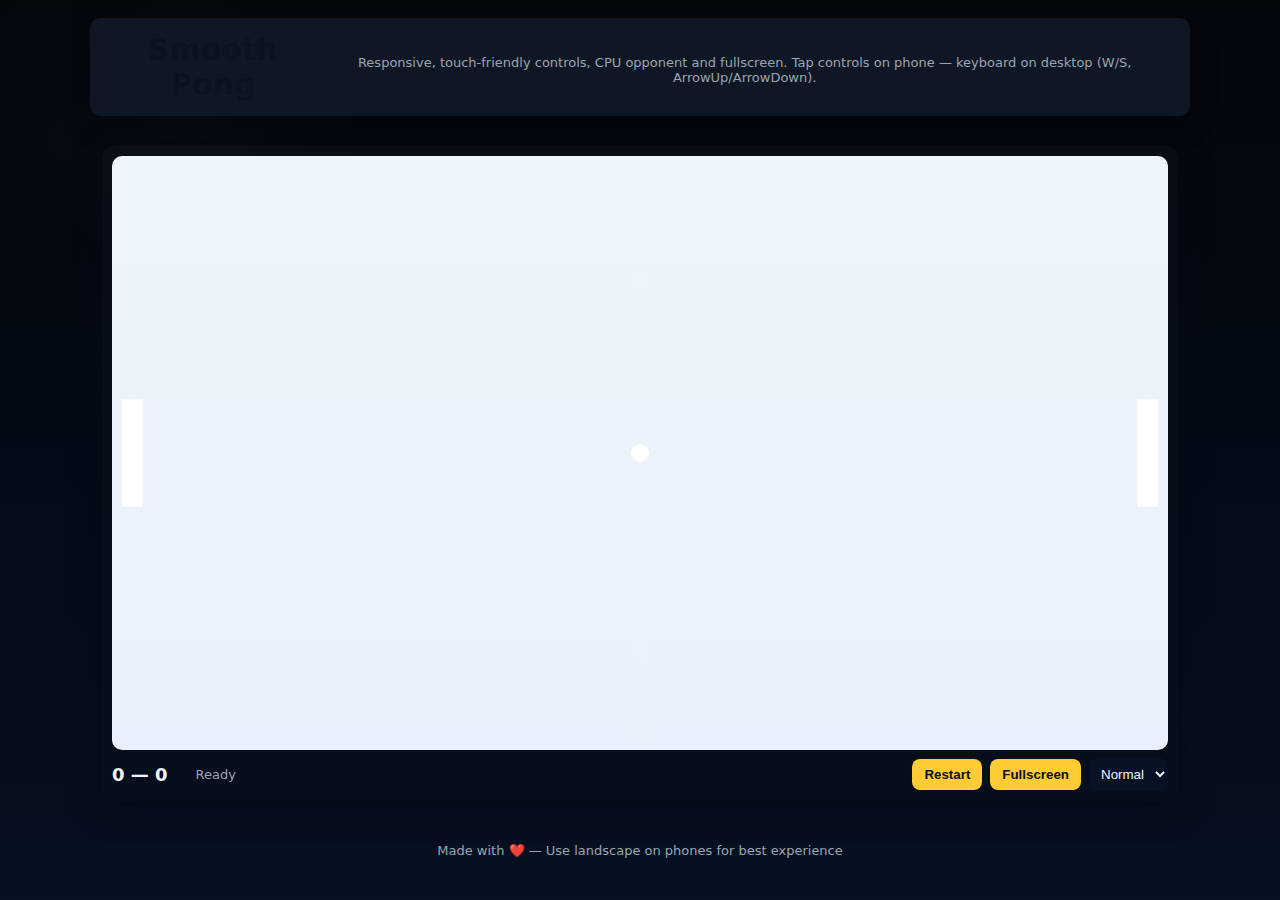
<file: games/pong.html>
<!DOCTYPE html>
<html lang="en">
<head>
  <meta charset="utf-8" />
  <meta name="viewport" content="width=device-width,initial-scale=1" />
  <title>Smooth Pong — Responsive & Touch</title>

  <!-- global theme / styles -->
  <link rel="stylesheet" href="../style.css">
  <script src="../assets/js/theme.js" defer></script>

  <style>
    :root{ --bg:#071021; --panel:#0f1724; --accent:#ffcc33; --muted:#9aa4b2; --white:#eef6ff; }
    html,body{height:100%;margin:0;font-family:system-ui,Segoe UI,Roboto,Arial;color:var(--white);background:
      radial-gradient(circle at 10% 10%, rgba(255,255,255,0.02), transparent 15%),
      linear-gradient(180deg,#03060b,#071021);display:flex;flex-direction:column;align-items:center;}
    header{width:100%;max-width:1100px;padding:14px 18px;text-align:center}
    h1{margin:0;font-size:clamp(18px,3.8vw,30px)}
    p.subtitle{margin:6px 0 0;color:var(--muted);font-size:13px}
    main{width:100%;max-width:1100px;padding:12px;box-sizing:border-box;display:flex;flex-direction:column;align-items:center;gap:12px}
    .panel{width:100%;background:linear-gradient(180deg, rgba(255,255,255,0.02), rgba(0,0,0,0.08));border-radius:12px;padding:10px;box-shadow:0 8px 30px rgba(2,6,23,0.6)}
    .stage{width:100%;aspect-ratio:16/9;max-height:75vh;border-radius:10px;overflow:hidden;display:grid;place-items:center;background:#000}
    canvas{display:block;width:100%;height:100%}
    .controls{display:flex;align-items:center;justify-content:space-between;margin-top:8px;gap:8px;flex-wrap:wrap}
    .controls .left{display:flex;gap:8px;align-items:center}
    .btn{background:var(--accent);color:#071021;border:none;padding:8px 12px;border-radius:8px;cursor:pointer;font-weight:600}
    .muted{color:var(--muted);font-size:13px}
    .score{font-weight:700;font-size:18px;color:var(--white)}
    /* touch controls overlay (mobile) */
    .touch-areas{position:absolute;inset:0;display:flex;pointer-events:none}
    .touch-col{flex:1;display:flex;flex-direction:column;justify-content:space-between;padding:12px;pointer-events:auto}
    .touch-btn{background:rgba(255,255,255,0.06);border-radius:10px;padding:12px;display:flex;align-items:center;justify-content:center;color:var(--white);font-weight:700;user-select:none}
    .touch-btn:active{background:rgba(255,255,255,0.12)}
    /* hide on large screens */
    @media(min-width:800px){ .touch-areas{display:none} }
    footer{width:100%;max-width:1100px;text-align:center;padding:10px 18px;color:var(--muted);font-size:13px}
    /* small screens adjustments */
    @media(max-width:420px){
      .controls{gap:6px}
      .btn{padding:8px 10px}
      .touch-btn{padding:14px}
    }
  </style>
</head>
<body>
  <header>
    <h1>Smooth Pong</h1>
    <p class="subtitle">Responsive, touch-friendly controls, CPU opponent and fullscreen. Tap controls on phone — keyboard on desktop (W/S, ArrowUp/ArrowDown).</p>
  </header>

  <main>
    <div class="panel" style="position:relative;width:100%">
      <div class="stage" id="stage">
        <canvas id="pong"></canvas>
        <!-- Touch overlay (mobile): left = player, right = optional second player/serve -->
        <div class="touch-areas" style="pointer-events:none">
          <div class="touch-col" id="leftTouch" style="pointer-events:auto">
            <div class="touch-btn" id="touch-up">▲</div>
            <div style="height:8px"></div>
            <div class="touch-btn" id="touch-down">▼</div>
          </div>
          <div class="touch-col" style="pointer-events:none"></div>
          <div class="touch-col" id="rightTouch" style="pointer-events:auto">
            <div class="touch-btn" id="touch-serve" title="Tap to serve / pause">⏯</div>
          </div>
        </div>
      </div>

      <div class="controls">
        <div class="left">
          <div class="score" id="score">0 — 0</div>
          <div style="width:12px"></div>
          <div class="muted" id="status">Ready</div>
        </div>
        <div style="display:flex;gap:8px;align-items:center">
          <button class="btn" id="restart">Restart</button>
          <button class="btn" id="fs">Fullscreen</button>
          <select id="difficulty" style="padding:8px;border-radius:8px;background:#081224;color:var(--white);border:none">
            <option value="0.9">Easy</option>
            <option value="0.7" selected>Normal</option>
            <option value="0.5">Hard</option>
          </select>
        </div>
      </div>
    </div>
  </main>

  <footer>Made with ❤️ — Use landscape on phones for best experience</footer>

<script>
(() => {
  const canvas = document.getElementById('pong');
  const stage = document.getElementById('stage');
  const ctx = canvas.getContext('2d');
  const scoreEl = document.getElementById('score');
  const statusEl = document.getElementById('status');
  const restartBtn = document.getElementById('restart');
  const fsBtn = document.getElementById('fs');
  const difficultySel = document.getElementById('difficulty');

  // responsive resize using devicePixelRatio
  function resizeCanvas() {
    const rect = stage.getBoundingClientRect();
    const dpr = Math.max(1, window.devicePixelRatio || 1);
    canvas.width = Math.floor(rect.width * dpr);
    canvas.height = Math.floor(rect.height * dpr);
    canvas.style.width = rect.width + 'px';
    canvas.style.height = rect.height + 'px';
    ctx.setTransform(dpr, 0, 0, dpr, 0, 0); // scale drawing to CSS pixels
  }
  window.addEventListener('resize', resizeCanvas, { passive: true });
  resizeCanvas();

  // game state
  let W = canvas.clientWidth, H = canvas.clientHeight;
  function updateWH(){ W = canvas.clientWidth; H = canvas.clientHeight; }
  updateWH();

  const paddleWidth = Math.max(10, Math.round(W * 0.02));
  function makePaddles() {
    return {
      left: { x: 10, y: H/2 - paddleH/2, w: paddleWidth, h: paddleH, dy: 0 },
      right: { x: W - 10 - paddleWidth, y: H/2 - paddleH/2, w: paddleWidth, h: paddleH, dy: 0 }
    };
  }

  let paddleH = Math.max(60, Math.round(H * 0.18));
  let paddles = makePaddles();

  let ball = { x: W/2, y: H/2, r: Math.max(6, Math.round(Math.min(W,H)*0.015)), vx: 0, vy: 0, speed: Math.max(3.5, Math.min(W,H)*0.01) };
  let scores = { left: 0, right: 0 };
  let playing = false;
  let paused = false;
  let lastTime = 0;
  let aiFactor = parseFloat(difficultySel.value); // lower = faster/harder

  function resetPositions(serveRight = Math.random() > 0.5) {
    updateWH();
    paddleH = Math.max(60, Math.round(H * 0.18));
    paddles = {
      left: { x: 10, y: H/2 - paddleH/2, w: paddleWidth, h: paddleH, dy: 0 },
      right: { x: W - 10 - paddleWidth, y: H/2 - paddleH/2, w: paddleWidth, h: paddleH, dy: 0 }
    };
    ball.r = Math.max(6, Math.round(Math.min(W,H)*0.015));
    ball.x = W/2; ball.y = H/2;
    ball.speed = Math.max(3.5, Math.min(W,H)*0.01);
    const angle = (Math.random()*0.6 - 0.3); // slight vertical angle
    ball.vx = serveRight ? ball.speed : -ball.speed;
    ball.vy = angle * ball.speed * 0.9;
    resizeCanvas();
  }

  function serve() { if (!playing) { playing = true; paused = false; statusEl.textContent = 'Playing'; resetPositions(Math.random()>0.5); } }

  // drawing
  function draw() {
    // clear
    ctx.clearRect(0, 0, W, H);
    // net
    ctx.fillStyle = '#ffffff20';
    const segment = Math.max(6, Math.round(H * 0.03));
    for (let y=0;y<H;y+=segment*1.6) ctx.fillRect(W/2 - 1, y, 2, segment);
    // paddles
    ctx.fillStyle = '#ffffff';
    ctx.fillRect(paddles.left.x, paddles.left.y, paddles.left.w, paddles.left.h);
    ctx.fillRect(paddles.right.x, paddles.right.y, paddles.right.w, paddles.right.h);
    // ball
    ctx.beginPath(); ctx.fillStyle = '#ffffff'; ctx.arc(ball.x, ball.y, ball.r, 0, Math.PI*2); ctx.fill();
  }

  // input
  const keys = {};
  window.addEventListener('keydown', e => { keys[e.key] = true; if (e.key === ' '){ if(!playing) serve(); else paused = !paused; statusEl.textContent = paused ? 'Paused' : 'Playing'; } });
  window.addEventListener('keyup', e => { keys[e.key] = false; });

  // touch controls
  const touchUp = document.getElementById('touch-up');
  const touchDown = document.getElementById('touch-down');
  const touchServe = document.getElementById('touch-serve');

  let touchState = { up:false, down:false };
  function bindTouch(btn, setter, val){
    if(!btn) return;
    btn.addEventListener('touchstart', e => { e.preventDefault(); setter(val); }, { passive:false });
    btn.addEventListener('touchend', e => { e.preventDefault(); setter(false); }, { passive:false });
    btn.addEventListener('mousedown', e => { e.preventDefault(); setter(val); });
    btn.addEventListener('mouseup', e => { e.preventDefault(); setter(false); });
    btn.addEventListener('mouseleave', e => { e.preventDefault(); setter(false); });
  }
  bindTouch(touchUp, v => touchState.up = v, true);
  bindTouch(touchDown, v => touchState.down = v, true);
  bindTouch(touchServe, () => { if (!playing) serve(); else paused = !paused; statusEl.textContent = paused ? 'Paused' : 'Playing'; });

  // restart & fullscreen & difficulty
  restartBtn.addEventListener('click', () => { scores.left = scores.right = 0; playing=false; paused=false; statusEl.textContent='Ready'; updateScore(); resetPositions(); draw(); });
  fsBtn.addEventListener('click', async () => { try { if (!document.fullscreenElement) await stage.requestFullscreen(); else await document.exitFullscreen(); } catch(e) { console.warn(e); } });
  difficultySel.addEventListener('change', ()=> { aiFactor = parseFloat(difficultySel.value); });

  function updateScore(){ scoreEl.textContent = scores.left + ' — ' + scores.right; }

  // main loop
  function step(ts) {
    if (!lastTime) lastTime = ts;
    const dt = Math.min(40, ts - lastTime);
    lastTime = ts;
    if (playing && !paused) {
      // paddle input (keyboard)
      const speed = Math.max(5, Math.round(H*0.02));
      let leftDy = 0;
      if (keys['w'] || keys['W']) leftDy = -speed;
      else if (keys['s'] || keys['S']) leftDy = speed;
      // touch input overrides
      if (touchState.up) leftDy = -speed;
      if (touchState.down) leftDy = speed;
      paddles.left.y += leftDy * (dt/16);

      // clamp
      paddles.left.y = Math.max(0, Math.min(H - paddles.left.h, paddles.left.y));

      // simple AI for right paddle
      const targetY = ball.y - paddles.right.h/2;
      const aiSpeed = Math.max(2, Math.round(H*0.012) / aiFactor);
      if (paddles.right.y + paddles.right.h/2 < ball.y - 6) paddles.right.y += aiSpeed * (dt/16);
      else if (paddles.right.y + paddles.right.h/2 > ball.y + 6) paddles.right.y -= aiSpeed * (dt/16);
      paddles.right.y = Math.max(0, Math.min(H - paddles.right.h, paddles.right.y));

      // ball physics
      ball.x += ball.vx * (dt/16);
      ball.y += ball.vy * (dt/16);

      // top/bottom bounce
      if (ball.y - ball.r < 0) { ball.y = ball.r; ball.vy *= -1; }
      if (ball.y + ball.r > H) { ball.y = H - ball.r; ball.vy *= -1; }

      // paddle collisions
      // left
      if (ball.x - ball.r < paddles.left.x + paddles.left.w &&
          ball.y > paddles.left.y && ball.y < paddles.left.y + paddles.left.h) {
        ball.x = paddles.left.x + paddles.left.w + ball.r;
        ball.vx = Math.abs(ball.vx) * 1.03; // slightly speed up
        // give vertical kick based on hit position
        const rel = (ball.y - (paddles.left.y + paddles.left.h/2)) / (paddles.left.h/2);
        ball.vy = rel * ball.speed * 1.2;
      }
      // right
      if (ball.x + ball.r > paddles.right.x &&
          ball.y > paddles.right.y && ball.y < paddles.right.y + paddles.right.h) {
        ball.x = paddles.right.x - ball.r;
        ball.vx = -Math.abs(ball.vx) * 1.03;
        const rel = (ball.y - (paddles.right.y + paddles.right.h/2)) / (paddles.right.h/2);
        ball.vy = rel * ball.speed * 1.2;
      }

      // left/right score
      if (ball.x + ball.r < 0) { // right scores
        scores.right++; playing = false; statusEl.textContent = 'Point — Right'; updateScore(); resetPositions(true);
      } else if (ball.x - ball.r > W) { // left scores
        scores.left++; playing = false; statusEl.textContent = 'Point — Left'; updateScore(); resetPositions(false);
      }
    }
    // draw on every frame so resize updates too
    draw();
    requestAnimationFrame(step);
  }

  // initial setup
  resetPositions();
  updateScore();
  draw();
  requestAnimationFrame(step);

  // ensure canvas resizes when container changes (e.g., orientation)
  const ro = new ResizeObserver(() => { resizeCanvas(); resetPositions(); draw(); });
  ro.observe(stage);

  // accessibility: click/tap to serve
  canvas.addEventListener('click', () => { if (!playing) serve(); });

  // prevent gestures that break controls
  ['touchmove','gesturestart','gesturechange','gestureend'].forEach(evt => window.addEventListener(evt, e => {}, {passive:true}));
})();
</script>
</body>
</html>
</file>
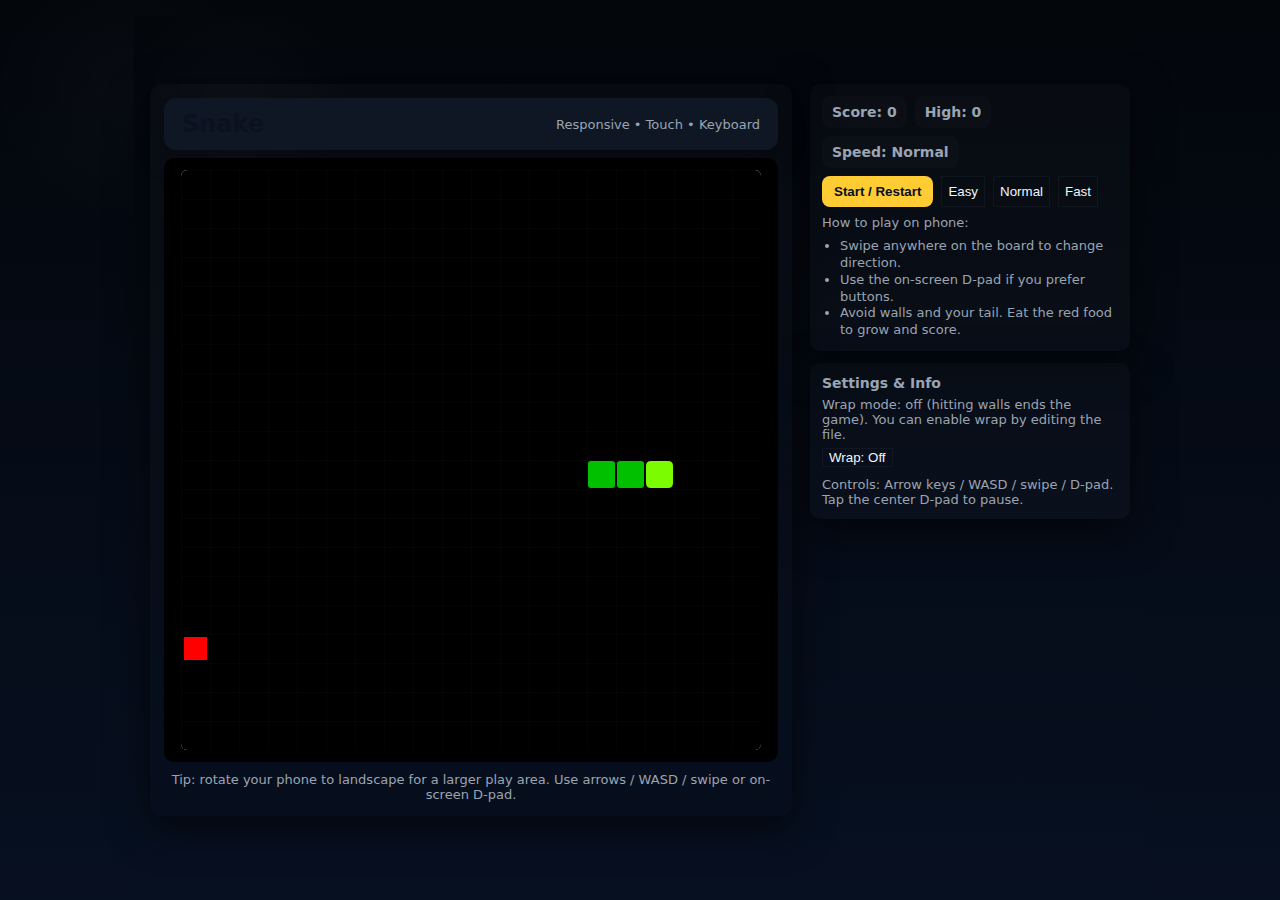
<file: games/snake.html>
<!doctype html>
<html lang="en">
<head>
<meta charset="utf-8"/>
<meta name="viewport" content="width=device-width,initial-scale=1,viewport-fit=cover" />
<title>Snake — Retro Arcade (Responsive & Touch)</title>

  <!-- global theme / styles -->
  <link rel="stylesheet" href="../style.css">
  <script src="../assets/js/theme.js" defer></script>

<style>
  :root{
    --bg:#071021;
    --panel:#0f1724;
    --accent:#ffcc33;
    --muted:#9aa4b2;
    --card:#0b1220;
    --white:#eef6ff;
    --danger:#ff6b6b;
    --success:#57d27a;
    --radius:12px;
  }

  html,body{height:100%;margin:0;font-family:system-ui,-apple-system,"Segoe UI",Roboto,Arial;background:
    radial-gradient(circle at 10% 10%, rgba(255,255,255,0.02), transparent 10%),
    linear-gradient(180deg,#03060b,#071021);color:var(--white);display:flex;align-items:center;justify-content:center;padding:16px}

  .wrap{
    width:100%;max-width:980px;
    display:grid;
    grid-template-columns: 1fr 320px;
    gap:18px;
    align-items:start;
  }

  @media (max-width:920px){
    .wrap{ grid-template-columns: 1fr; padding-bottom:12px; }
  }

  .panel{
    background:linear-gradient(180deg, rgba(255,255,255,0.02), rgba(0,0,0,0.06));
    border-radius:var(--radius);
    padding:14px;
    box-shadow:0 12px 40px rgba(0,0,0,0.6);
  }

  header{ display:flex;justify-content:space-between;align-items:center;gap:12px;margin-bottom:8px }
  h1{font-size:clamp(18px,3.2vw,24px);margin:0}
  .muted{color:var(--muted);font-size:13px}

  /* canvas stage */
  .stage{
    background: #000;
    border-radius:10px;
    padding:12px;
    display:flex;
    justify-content:center;
    align-items:center;
  }
  canvas{ display:block; width:100%; height:auto; image-rendering:pixelated; border-radius:6px; background:#000; touch-action:none; }

  /* right column */
  .sidebar{ display:flex; flex-direction:column; gap:12px; width:100%; }
  .info{ padding:12px; background:rgba(255,255,255,0.02); border-radius:10px; font-size:14px; color:var(--muted) }
  .stats{ display:flex; gap:8px; flex-wrap:wrap; align-items:center }
  .stat{ background:rgba(255,255,255,0.02); padding:8px 10px; border-radius:8px; font-weight:700 }

  .controls{ display:flex; gap:8px; flex-wrap:wrap; }
  .btn{ background:var(--accent); color:#071021; padding:8px 12px; border-radius:8px; border:0; cursor:pointer; font-weight:700 }
  .btn-ghost{ background:transparent; color:var(--white); border:1px solid rgba(255,255,255,0.04) }

  /* touch dpad overlay (mobile) */
  .dpad{
    position: absolute;
    left:18px;
    bottom:18px;
    width:132px;
    height:132px;
    display:grid;
    grid-template-columns:1fr 1fr 1fr;
    grid-template-rows:1fr 1fr 1fr;
    gap:8px;
    padding:8px;
    border-radius:12px;
    background:linear-gradient(180deg, rgba(255,255,255,0.02), rgba(0,0,0,0.06));
    box-shadow: 0 10px 30px rgba(0,0,0,0.6);
    touch-action: none;
  }
  .dpad button{ background:transparent;border:0;color:var(--white);font-weight:800;font-size:18px; border-radius:8px; cursor:pointer }
  .dpad .center{ opacity:0.4 }

  @media (min-width:921px){
    .dpad{ display:none }
  }

  /* How to play box */
  .howto{ font-size:13px; color:var(--muted); line-height:1.3 }

  .footer-note{ text-align:center; color:var(--muted); font-size:13px; margin-top:10px }
</style>
</head>
<body>
  <div class="wrap">
    <div class="panel">
      <header>
        <h1>Snake</h1>
        <div class="muted">Responsive • Touch • Keyboard</div>
      </header>

      <div class="stage" id="stage" style="position:relative">
        <canvas id="canvas" role="application" aria-label="Snake game"></canvas>

        <!-- touch D-pad for phones -->
        <div class="dpad" id="dpad" aria-hidden="false">
          <div></div><div><button id="btn-up">▲</button></div><div></div>
          <div><button id="btn-left">◀</button></div>
          <div class="center"><button id="btn-pause">●</button></div>
          <div><button id="btn-right">▶</button></div>
          <div></div><div><button id="btn-down">▼</button></div><div></div>
        </div>
      </div>

      <div class="footer-note">Tip: rotate your phone to landscape for a larger play area. Use arrows / WASD / swipe or on-screen D‑pad.</div>
    </div>

    <aside class="sidebar">
      <div class="panel info">
        <div style="display:flex;justify-content:space-between;align-items:center;margin-bottom:8px">
          <div class="stats">
            <div class="stat">Score: <span id="score">0</span></div>
            <div class="stat">High: <span id="high">0</span></div>
            <div class="stat">Speed: <span id="speedLabel">Normal</span></div>
          </div>
        </div>

        <div class="controls" style="margin-bottom:8px">
          <button id="start" class="btn">Start / Restart</button>
          <button id="btn-slow" class="btn-ghost">Easy</button>
          <button id="btn-normal" class="btn-ghost" aria-pressed="true">Normal</button>
          <button id="btn-fast" class="btn-ghost">Fast</button>
        </div>

        <div class="howto">
          How to play on phone:
          <ul style="margin:6px 0 0 18px;padding:0;color:var(--muted)">
            <li>Swipe anywhere on the board to change direction.</li>
            <li>Use the on-screen D‑pad if you prefer buttons.</li>
            <li>Avoid walls and your tail. Eat the red food to grow and score.</li>
          </ul>
        </div>
      </div>

      <div class="panel info">
        <div style="font-weight:700;margin-bottom:6px">Settings & Info</div>
        <div class="muted" style="margin-bottom:6px">Wrap mode: off (hitting walls ends the game). You can enable wrap by editing the file.</div>
        <div style="display:flex;gap:8px;flex-wrap:wrap">
          <button id="btn-toggle-wrap" class="btn-ghost">Wrap: Off</button>
        </div>
        <div style="margin-top:10px" class="muted">Controls: Arrow keys / WASD / swipe / D-pad. Tap the center D‑pad to pause.</div>
      </div>
    </aside>
  </div>

<script>
(() => {
  const canvas = document.getElementById('canvas');
  const stage = document.getElementById('stage');
  const ctx = canvas.getContext('2d');
  const scoreEl = document.getElementById('score');
  const highEl = document.getElementById('high');
  const speedLabel = document.getElementById('speedLabel');
  const startBtn = document.getElementById('start');
  const btnSlow = document.getElementById('btn-slow');
  const btnNormal = document.getElementById('btn-normal');
  const btnFast = document.getElementById('btn-fast');
  const btnWrap = document.getElementById('btn-toggle-wrap');
  const dpad = document.getElementById('dpad');
  const btnUp = document.getElementById('btn-up');
  const btnDown = document.getElementById('btn-down');
  const btnLeft = document.getElementById('btn-left');
  const btnRight = document.getElementById('btn-right');
  const btnPause = document.getElementById('btn-pause');

  // game config
  let cols = 20, rows = 20;            // logical grid
  let tile = 24;                       // will be computed per screen
  let dpr = Math.max(1, window.devicePixelRatio || 1);
  let wrapMode = false;                // toggleable
  let speedMode = 'normal';            // 'slow' 'normal' 'fast'
  let baseInterval = 120;              // ms per move at normal speed

  // state
  let snake = [];
  let dir = {x:1,y:0};
  let nextDir = {x:1,y:0};
  let food = null;
  let score = 0;
  let high = parseInt(localStorage.getItem('snake-high') || '0', 10);
  let running = false;
  let paused = false;
  let lastTime = 0;
  let acc = 0;
  let moveInterval = baseInterval;
  let raf = null;

  // helpers
  function clamp(v, a, b){ return Math.max(a, Math.min(b, v)); }

  function computeSizes(){
    // fit board to available stage width, leave room for HUD
    const maxW = Math.min(stage.clientWidth - 24, window.innerWidth - 48);
    const maxH = Math.max(200, window.innerHeight - 240);
    const size = Math.min(maxW, maxH);
    tile = Math.max(8, Math.floor(size / Math.max(cols, rows)));
    const cssWidth = tile * cols;
    const cssHeight = tile * rows;
    canvas.style.width = cssWidth + 'px';
    canvas.style.height = cssHeight + 'px';
    canvas.width = Math.floor(cssWidth * dpr);
    canvas.height = Math.floor(cssHeight * dpr);
    ctx.setTransform(dpr, 0, 0, dpr, 0, 0);
  }

  function setSpeed(mode){
    speedMode = mode;
    if(mode === 'slow'){ baseInterval = 160; speedLabel.textContent = 'Easy'; }
    else if(mode === 'normal'){ baseInterval = 120; speedLabel.textContent = 'Normal'; }
    else { baseInterval = 90; speedLabel.textContent = 'Fast'; }
    updateMoveInterval();
    // visual toggle
    btnSlow.setAttribute('aria-pressed', mode==='slow');
    btnNormal.setAttribute('aria-pressed', mode==='normal');
    btnFast.setAttribute('aria-pressed', mode==='fast');
  }

  function updateMoveInterval(){
    // speed scales with score so game gets harder slowly
    const speedUp = Math.floor(score / 50);
    moveInterval = Math.max(40, baseInterval - speedUp * 6);
  }

  function saveHigh(){
    if(score > high){ high = score; localStorage.setItem('snake-high', String(high)); highEl.textContent = high; }
  }

  function resetGame(){
    cols = 20; rows = 20; // could adapt to screen for advanced behavior
    snake = [];
    const sx = Math.floor(cols/2), sy = Math.floor(rows/2);
    snake.push({x:sx,y:sy});
    snake.push({x:sx-1,y:sy});
    snake.push({x:sx-2,y:sy});
    dir = {x:1,y:0}; nextDir = {x:1,y:0};
    placeFood();
    score = 0;
    updateMoveInterval();
    scoreEl.textContent = score;
    highEl.textContent = high;
    paused = false;
    running = true;
  }

  function placeFood(){
    let tries = 0;
    while(true){
      const f = { x: Math.floor(Math.random() * cols), y: Math.floor(Math.random() * rows) };
      if(!snake.some(s => s.x === f.x && s.y === f.y)){ food = f; break; }
      if(++tries > 200) break;
    }
  }

  // game logic step
  function step(){
    // apply nextDir only if not reversing
    if(!(nextDir.x === -dir.x && nextDir.y === -dir.y)){
      dir = {...nextDir};
    }
    const head = { x: snake[0].x + dir.x, y: snake[0].y + dir.y };

    if(wrapMode){
      head.x = (head.x + cols) % cols;
      head.y = (head.y + rows) % rows;
    } else {
      if(head.x < 0 || head.x >= cols || head.y < 0 || head.y >= rows){
        return gameOver();
      }
    }

    // collision with self
    if(snake.some(s => s.x === head.x && s.y === head.y)) return gameOver();

    snake.unshift(head);

    // eat food
    if(food && head.x === food.x && head.y === food.y){
      score += 10;
      updateMoveInterval();
      placeFood();
      scoreEl.textContent = score;
      saveHigh();
    } else {
      snake.pop();
    }
  }

  function gameOver(){
    running = false;
    paused = false;
    saveHigh();
    draw();
    // show overlay text
    const cssW = canvas.clientWidth, cssH = canvas.clientHeight;
    ctx.fillStyle = 'rgba(0,0,0,0.6)';
    ctx.fillRect(0, cssH/2 - 36, cssW, 72);
    ctx.fillStyle = '#fff';
    ctx.textAlign = 'center';
    ctx.font = Math.max(14, tile * 1.2) + 'px system-ui';
    ctx.fillText('Game Over — Press Start', cssW/2, cssH/2 + 8);
  }

  function draw(){
    const cssW = canvas.clientWidth, cssH = canvas.clientHeight;
    // background
    ctx.fillStyle = '#000';
    ctx.fillRect(0,0,cssW,cssH);

    // grid (subtle)
    ctx.strokeStyle = 'rgba(255,255,255,0.02)';
    ctx.lineWidth = 1;
    for(let x=0;x<=cols;x++){
      ctx.beginPath(); ctx.moveTo(x*tile+0.5, 0); ctx.lineTo(x*tile+0.5, cssH); ctx.stroke();
    }
    for(let y=0;y<=rows;y++){
      ctx.beginPath(); ctx.moveTo(0, y*tile+0.5); ctx.lineTo(cssW, y*tile+0.5); ctx.stroke();
    }

    // food
    if(food){
      ctx.fillStyle = 'red';
      const pad = Math.max(2, Math.floor(tile*0.12));
      ctx.fillRect(food.x*tile + pad, food.y*tile + pad, tile - pad*2, tile - pad*2);
    }

    // snake
    for(let i=snake.length-1;i>=0;i--){
      const s = snake[i];
      const x = s.x * tile, y = s.y * tile;
      if(i === 0){
        // head
        ctx.fillStyle = '#7CFC00';
        roundRect(ctx, x+1, y+1, tile-2, tile-2, Math.max(3,Math.floor(tile*0.18)), true, false);
      } else {
        ctx.fillStyle = i < 4 ? '#00c000' : '#0f6f0f';
        roundRect(ctx, x+1, y+1, tile-2, tile-2, Math.max(2,Math.floor(tile*0.12)), true, false);
      }
    }
  }

  // rounded rect helper
  function roundRect(ctx, x, y, w, h, r, fill, stroke){
    if (typeof r === 'number') r = {tl:r,tr:r,br:r,bl:r};
    ctx.beginPath();
    ctx.moveTo(x + r.tl, y);
    ctx.lineTo(x + w - r.tr, y);
    ctx.quadraticCurveTo(x + w, y, x + w, y + r.tr);
    ctx.lineTo(x + w, y + h - r.br);
    ctx.quadraticCurveTo(x + w, y + h, x + w - r.br, y + h);
    ctx.lineTo(x + r.bl, y + h);
    ctx.quadraticCurveTo(x, y + h, x, y + h - r.bl);
    ctx.lineTo(x, y + r.tl);
    ctx.quadraticCurveTo(x, y, x + r.tl, y);
    ctx.closePath();
    if(fill){ ctx.fill(); }
    if(stroke){ ctx.stroke(); }
  }

  // main loop with time accumulator for consistent stepping
  function loop(ts){
    if(!lastTime) lastTime = ts;
    const elapsed = ts - lastTime;
    lastTime = ts;
    if(running && !paused){
      acc += elapsed;
      while(acc >= moveInterval){
        step();
        acc -= moveInterval;
      }
    }
    draw();
    raf = requestAnimationFrame(loop);
  }

  // Input handling (keyboard)
  window.addEventListener('keydown', (e) => {
    if(['ArrowUp','w','W'].includes(e.key)){ requestDir(0,-1); }
    if(['ArrowDown','s','S'].includes(e.key)){ requestDir(0,1); }
    if(['ArrowLeft','a','A'].includes(e.key)){ requestDir(-1,0); }
    if(['ArrowRight','d','D'].includes(e.key)){ requestDir(1,0); }
    if(e.key === ' '){ // pause / resume
      paused = !paused;
    }
    // start on key press if not running
    if(!running && ['ArrowUp','ArrowDown','ArrowLeft','ArrowRight','w','a','s','d','W','A','S','D'].includes(e.key)){
      resetGame();
    }
  });

  function requestDir(x,y){
    // prevent immediate reverse
    if(x === -dir.x && y === -dir.y) return;
    nextDir = {x,y};
  }

  // Touch swipe detection
  let touchStart = null;
  canvas.addEventListener('pointerdown', (e) => {
    // allow dpad clicks as separate handlers
    touchStart = {x: e.clientX, y: e.clientY, t: performance.now()};
  }, {passive:false});
  canvas.addEventListener('pointermove', (e) => {
    if(!touchStart) return;
    const dx = e.clientX - touchStart.x, dy = e.clientY - touchStart.y;
    if(Math.hypot(dx,dy) > 24){
      if(Math.abs(dx) > Math.abs(dy)){
        requestDir(dx < 0 ? -1 : 1, 0);
      } else {
        requestDir(0, dy < 0 ? -1 : 1);
      }
      touchStart = null;
      // start game on first swipe
      if(!running) resetGame();
    }
  }, {passive:false});
  canvas.addEventListener('pointerup', () => { touchStart = null; });

  // D‑pad & buttons
  function bindBtn(el, x,y){
    el.addEventListener('pointerdown', (e) => { e.preventDefault(); requestDir(x,y); if(!running) resetGame(); }, {passive:false});
    el.addEventListener('pointerup', (e) => { e.preventDefault(); }, {passive:false});
    el.addEventListener('pointercancel', () => {}, {passive:false});
  }
  bindBtn(btnUp, 0, -1);
  bindBtn(btnDown, 0, 1);
  bindBtn(btnLeft, -1, 0);
  bindBtn(btnRight, 1, 0);
  btnPause.addEventListener('pointerdown', (e) => { e.preventDefault(); paused = !paused; if(!running) resetGame(); }, {passive:false});

  // UI buttons
  startBtn.addEventListener('click', () => { resetGame(); });
  btnSlow.addEventListener('click', () => { setSpeed('slow'); });
  btnNormal.addEventListener('click', () => { setSpeed('normal'); });
  btnFast.addEventListener('click', () => { setSpeed('fast'); });
  btnWrap.addEventListener('click', () => {
    wrapMode = !wrapMode;
    btnWrap.textContent = 'Wrap: ' + (wrapMode ? 'On' : 'Off');
  });

  // init/responsiveness
  function onResize(){
    dpr = Math.max(1, window.devicePixelRatio || 1);
    computeSizes();
    draw();
  }
  window.addEventListener('resize', onResize);
  window.addEventListener('orientationchange', () => setTimeout(onResize, 120));

  // initialize
  highEl.textContent = high;
  setSpeed('normal');
  computeSizes();
  resetGame();
  // start RAF loop
  raf = requestAnimationFrame(loop);

  // cleanup on unload
  window.addEventListener('pagehide', () => { cancelAnimationFrame(raf); });

})();
</script>
</body>
</html>
</file>
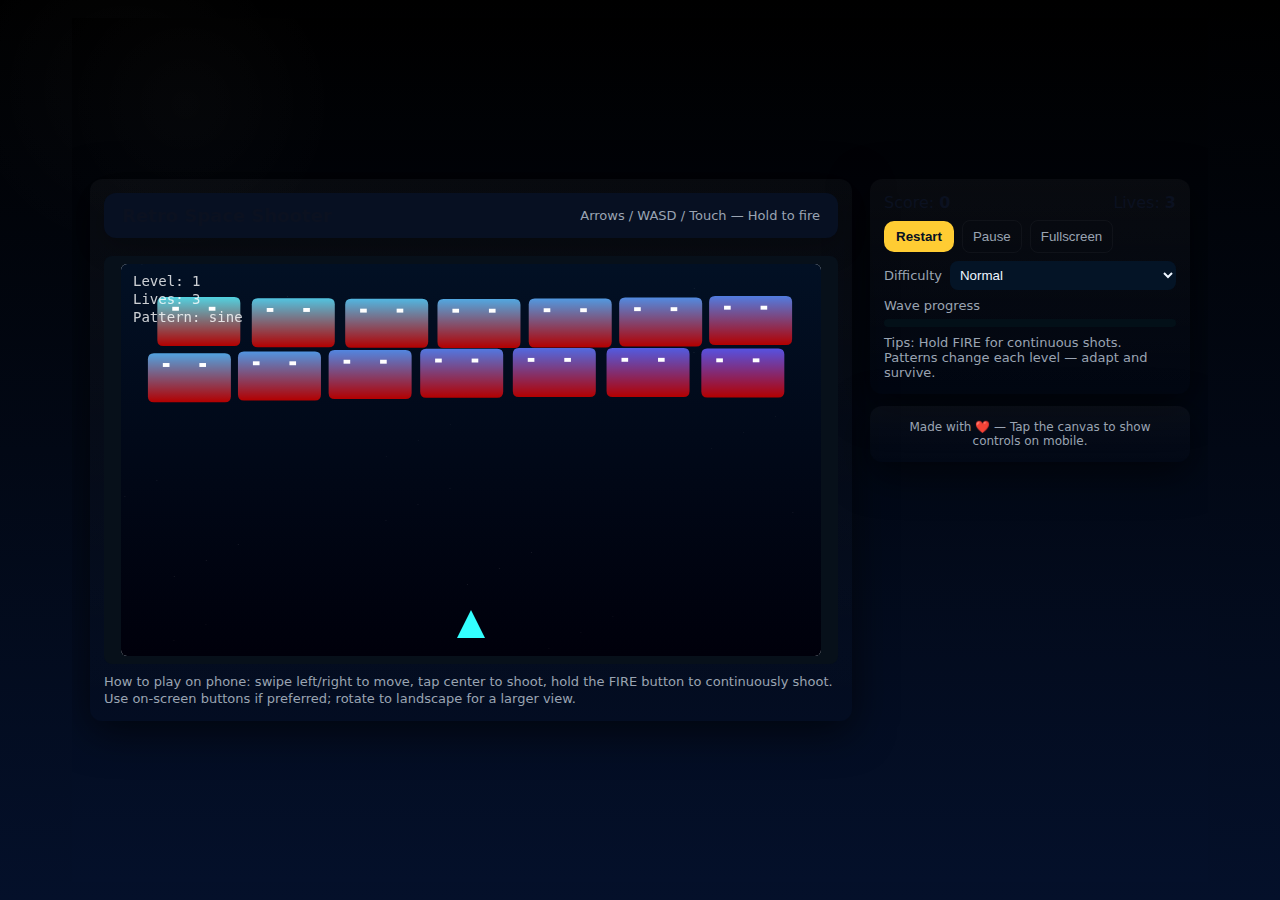
<file: games/space-shooter.html>
<!DOCTYPE html>
<html lang="en">
<head>
  <meta charset="UTF-8" />
  <meta name="viewport" content="width=device-width,initial-scale=1" />
  <title>Retro Space Shooter — Responsive & Touch</title>

  <!-- use global theme & variables -->
  <link rel="stylesheet" href="../style.css">
  <script src="../assets/js/theme.js" defer></script>

  <style>
    :root{
      --bg:#030416;
      --panel:#071022;
      --accent:#ffcc33;
      --muted:#9aa4b2;
      --glass: rgba(255,255,255,0.03);
      --danger:#ff6b6b;
      --max-w:1100px;
      --radius:12px;
    }
    *{box-sizing:border-box}
    html,body{height:100%;margin:0;background:
      radial-gradient(circle at 10% 10%, rgba(255,255,255,0.02), transparent 12%),
      linear-gradient(180deg,#000,#04102a);font-family:system-ui,-apple-system,"Segoe UI",Roboto,Arial;color:#eef6ff;display:flex;align-items:center;justify-content:center;padding:18px;overflow:hidden}
    .wrap{width:100%;max-width:var(--max-w);display:grid;grid-template-columns:1fr 320px;gap:18px;align-items:start}
    @media(max-width:920px){ .wrap{ grid-template-columns:1fr; } .sidebar{ order:2 } }
    .panel{background:linear-gradient(180deg,var(--glass),transparent);border-radius:var(--radius);padding:14px;box-shadow:0 10px 40px rgba(0,0,0,0.6)}
    header{display:flex;justify-content:space-between;align-items:center;gap:12px}
    h1{margin:0;font-size:18px}
    .muted{color:var(--muted);font-size:13px}
    .stage{background:#07101a;border-radius:8px;display:flex;align-items:center;justify-content:center;padding:8px;position:relative;min-height:320px;overflow:hidden}
    canvas{display:block;width:100%;height:auto;border-radius:6px;background:linear-gradient(180deg,#071018,#000);box-shadow:inset 0 1px 0 rgba(255,255,255,0.02)}
    .sidebar{display:flex;flex-direction:column;gap:12px}
    .hud{display:flex;justify-content:space-between;align-items:center;gap:8px}
    .btn{background:var(--accent);color:#071022;border:none;padding:8px 12px;border-radius:10px;cursor:pointer;font-weight:700}
    .btn-ghost{background:transparent;border:1px solid rgba(255,255,255,0.04);padding:8px 10px;border-radius:8px;color:var(--muted);cursor:pointer}
    .controls{display:flex;gap:8px;flex-wrap:wrap;align-items:center}
    .touch-controls{position:absolute;left:12px;bottom:12px;display:flex;gap:8px;align-items:center}
    .touch-btn{width:56px;height:56px;border-radius:12px;background:rgba(255,255,255,0.04);display:grid;place-items:center;color:var(--muted);font-weight:800;user-select:none;touch-action:none}
    .shoot-btn{position:absolute;right:12px;bottom:12px;width:72px;height:72px;border-radius:999px;background:var(--accent);color:#071022;display:grid;place-items:center;font-weight:900;box-shadow:0 8px 20px rgba(0,0,0,0.6);touch-action:none}
    .instructions{font-size:13px;color:var(--muted);line-height:1.3}
    .status{font-weight:700}
    .bar{width:100%;height:8px;background:#031018;border-radius:6px;overflow:hidden}
    .bar > i{display:block;height:100%;background:linear-gradient(90deg,#ffcc33,#ffaa22);width:0%}
    .footer-note{font-size:12px;color:var(--muted);text-align:center}
    @media(max-width:720px){
      .wrap{padding:12px}
      .sidebar{display:none}
      .stage{min-height:420px}
    }
    @media(min-width:900px){ .touch-controls,.shoot-btn{display:none} }

    /* canvas fullscreen rules (only canvas goes fullscreen) */
    canvas:fullscreen, canvas:-webkit-full-screen, canvas:-moz-full-screen {
      width:100vw !important;
      height:100vh !important;
      border-radius:0 !important;
      box-shadow:none !important;
    }

    /* hide site UI while canvas is fullscreen via body class toggled in JS */
    body.canvas-fullscreen .sidebar { display:none !important; }
    body.canvas-fullscreen .panel { pointer-events:none; opacity:0.02; }
    body.canvas-fullscreen .overlay { display:none !important; }

    .overlay{position:absolute;left:0;top:0;right:0;bottom:0;display:flex;align-items:center;justify-content:center;pointer-events:none}
    .overlay .panel-inner{background:rgba(0,0,0,0.6);padding:14px;border-radius:8px;pointer-events:auto;text-align:center}
  </style>
</head>
<body>
  <div class="wrap">
    <div class="panel">
      <header>
        <h1>Retro Space Shooter</h1>
        <div class="muted">Arrows / WASD / Touch — Hold to fire</div>
      </header>

      <div class="stage" id="stage">
        <canvas id="game" aria-label="Space shooter canvas"></canvas>

        <div class="touch-controls" id="touchControls" aria-hidden="false">
          <div class="touch-btn" id="leftBtn">◀</div>
          <div class="touch-btn" id="stopBtn">●</div>
          <div class="touch-btn" id="rightBtn">▶</div>
        </div>
        <div class="shoot-btn" id="shootBtn" aria-label="Fire">FIRE</div>

        <div class="overlay" id="overlay" style="display:none">
          <div class="panel-inner" id="overlayInner">
            <div id="overlayTitle" style="font-size:18px;margin-bottom:8px">Paused</div>
            <div style="display:flex;gap:8px;justify-content:center">
              <button id="resumeBtn" class="btn">Resume</button>
              <button id="restartBtn" class="btn">Restart</button>
            </div>
            <div style="margin-top:8px"><button id="fsBtn" class="btn-ghost">Fullscreen</button></div>
          </div>
        </div>
      </div>

      <div style="height:10px"></div>
      <div class="instructions" id="howto">
        How to play on phone: swipe left/right to move, tap center to shoot, hold the FIRE button to continuously shoot. Use on-screen buttons if preferred; rotate to landscape for a larger view.
      </div>
    </div>

    <aside class="sidebar">
      <div class="panel">
        <div class="hud" style="margin-bottom:8px">
          <div>Score: <span id="score" class="status">0</span></div>
          <div>Lives: <span id="lives" class="status">3</span></div>
        </div>

        <div style="margin-bottom:8px">
          <div style="display:flex;gap:8px;margin-bottom:8px" class="controls">
            <button id="restart" class="btn">Restart</button>
            <button id="pause" class="btn-ghost">Pause</button>
            <button id="fs" class="btn-ghost">Fullscreen</button>
          </div>
          <div style="display:flex;gap:8px;align-items:center">
            <label class="muted">Difficulty</label>
            <select id="difficulty" style="flex:1;padding:6px;border-radius:8px;background:#041426;color:#eef6ff;border:none">
              <option value="1">Normal</option>
              <option value="0.85">Easy</option>
              <option value="1.2">Hard</option>
            </select>
          </div>
        </div>

        <div style="margin-bottom:8px">
          <div class="muted" style="margin-bottom:6px">Wave progress</div>
          <div class="bar"><i id="waveBar"></i></div>
        </div>

        <div class="muted" style="font-size:13px">Tips: Hold FIRE for continuous shots. Patterns change each level — adapt and survive.</div>
      </div>

      <div class="panel footer-note">Made with ❤️ — Tap the canvas to show controls on mobile.</div>
    </aside>
  </div>

<script>
(() => {
  // Elements
  const canvas = document.getElementById('game');
  const stage = document.getElementById('stage');
  const ctx = canvas.getContext('2d');
  const scoreEl = document.getElementById('score');
  const livesEl = document.getElementById('lives');
  const restartBtn = document.getElementById('restart');
  const pauseBtn = document.getElementById('pause');
  const fsBtn = document.getElementById('fs');
  const difficultySel = document.getElementById('difficulty');
  const leftBtn = document.getElementById('leftBtn');
  const rightBtn = document.getElementById('rightBtn');
  const stopBtn = document.getElementById('stopBtn');
  const shootBtn = document.getElementById('shootBtn');
  const waveBar = document.getElementById('waveBar');
  const overlay = document.getElementById('overlay');
  const overlayTitle = document.getElementById('overlayTitle');
  const resumeBtn = document.getElementById('resumeBtn');
  const restartOverlayBtn = document.getElementById('restartBtn');
  const fsOverlayBtn = document.getElementById('fsBtn');

  let DPR = Math.max(1, window.devicePixelRatio || 1);
  let W = 800, H = 480;
  let running = false;
  let paused = false;
  let gameOver = false;
  let difficulty = parseFloat(difficultySel.value) || 1;

  function resize() {
    DPR = Math.max(1, window.devicePixelRatio || 1);
    const maxW = Math.min(stage.clientWidth - 20, window.innerWidth - 48);
    const targetW = Math.min(maxW, 700);
    const maxH = Math.max(320, window.innerHeight - 260);
    const targetH = Math.min(maxH, Math.round(targetW * 0.56));
    const fsEl = document.fullscreenElement || document.webkitFullscreenElement || document.mozFullScreenElement;
    if(fsEl === canvas){
      canvas.style.width = window.innerWidth + 'px';
      canvas.style.height = window.innerHeight + 'px';
      canvas.width = Math.floor(window.innerWidth * DPR);
      canvas.height = Math.floor(window.innerHeight * DPR);
    } else {
      canvas.style.width = targetW + 'px';
      canvas.style.height = targetH + 'px';
      canvas.width = Math.floor(targetW * DPR);
      canvas.height = Math.floor(targetH * DPR);
    }
    ctx.setTransform(DPR,0,0,DPR,0,0);
    W = canvas.clientWidth; H = canvas.clientHeight;
  }
  window.addEventListener('resize', resize);
  window.addEventListener('orientationchange', () => setTimeout(resize, 120));
  document.addEventListener('fullscreenchange', onFullChange);
  document.addEventListener('webkitfullscreenchange', onFullChange);
  document.addEventListener('mozfullscreenchange', onFullChange);
  resize();

  function onFullChange(){
    const isFull = document.fullscreenElement === canvas || document.webkitFullscreenElement === canvas || document.mozFullScreenElement === canvas;
    document.body.classList.toggle('canvas-fullscreen', !!isFull);
    // ensure canvas sizing updates
    setTimeout(resize, 60);
  }

  const clamp = (v,a,b) => Math.max(a, Math.min(b, v));
  function rand(min, max){ return Math.random()*(max-min)+min; }

  // player smaller and slower per request
  const player = { w:28, h:28, x:0, y:0, speed:3, bullets:[], lives:3, score:0, shootCooldown:0, firing:false };

  let enemies = [];
  let enemyCols = 7;
  let enemyRows = 3;
  let enemySpacingX = 10;
  let enemySpacingY = 10;
  let baseEnemySpeed = 0.35; // smaller movement
  let enemyDirection = 1;
  let enemyBullets = [];
  let particles = [];

  // pattern-driven level system with boss waves
  let wave = 1;
  let waveProgress = 0;
  let waveGoal = 1;
  let enemyPattern = 'grid';

  const keys = {};
  const preventKeys = new Set(['ArrowLeft','ArrowRight','ArrowUp','ArrowDown',' ','Space','w','a','s','d','W','A','S','D']);
  window.addEventListener('keydown', (e) => {
    if(preventKeys.has(e.key) || preventKeys.has(e.code)) e.preventDefault();
    keys[e.key] = true;
    if(e.code === 'Space') { player.firing = true; }
    if(e.key.toLowerCase() === 'r') restart();
    if(e.code === 'KeyP' || e.key.toLowerCase() === 'p') togglePause();
  }, {passive:false});
  window.addEventListener('keyup', (e) => {
    keys[e.key] = false;
    if(e.code === 'Space') { player.firing = false; }
  });

  let touchMove = 0;
  function bindTouchBtn(el, val){
    if(!el) return;
    el.addEventListener('pointerdown', e => { e.preventDefault(); touchMove = val; });
    el.addEventListener('pointerup', e => { e.preventDefault(); touchMove = 0; });
    el.addEventListener('pointercancel', () => touchMove = 0);
  }
  bindTouchBtn(leftBtn, -1);
  bindTouchBtn(rightBtn, 1);
  bindTouchBtn(stopBtn, 0);
  shootBtn.addEventListener('pointerdown', e => { e.preventDefault(); player.firing = true; });
  shootBtn.addEventListener('pointerup', e => { e.preventDefault(); player.firing = false; });
  shootBtn.addEventListener('pointercancel', () => player.firing = false);

  let pointerStart = null;
  stage.addEventListener('pointerdown', e => {
    if(e.pointerType === 'touch') pointerStart = {x: e.clientX, t: performance.now()};
  }, {passive:true});
  stage.addEventListener('pointerup', e => {
    if(pointerStart && e.pointerType === 'touch'){
      const dx = e.clientX - pointerStart.x;
      if(Math.abs(dx) > 40){
        touchMove = dx < 0 ? -1 : 1;
        setTimeout(()=> touchMove = 0, 200);
      } else {
        // tap — single shot
        playerShoot();
      }
    }
    pointerStart = null;
  }, {passive:true});

  function showOverlay(title){ overlayTitle.textContent = title; overlay.style.display = 'flex'; }
  function hideOverlay(){ overlay.style.display = 'none'; }
  resumeBtn.addEventListener('click', () => { paused = false; hideOverlay(); });
  restartOverlayBtn.addEventListener('click', () => { restart(); hideOverlay(); });

  // request fullscreen on canvas only
  async function toggleFullscreenTarget(){
    try{
      const fsEl = document.fullscreenElement || document.webkitFullscreenElement || document.mozFullScreenElement;
      if(fsEl === canvas){
        if(document.exitFullscreen) await document.exitFullscreen();
        else if(document.webkitExitFullscreen) await document.webkitExitFullscreen();
      } else {
        if(canvas.requestFullscreen) await canvas.requestFullscreen();
        else if(canvas.webkitRequestFullscreen) await canvas.webkitRequestFullscreen();
      }
    }catch(e){ console.warn(e); }
  }
  fsBtn.addEventListener('click', toggleFullscreenTarget);
  fsOverlayBtn.addEventListener('click', toggleFullscreenTarget);

  // choose pattern by wave to add variety
  function pickPatternForWave(n){
    const mod = n % 5;
    switch(mod){
      case 0: return 'grid';
      case 1: return 'sine';
      case 2: return 'stagger';
      case 3: return 'dive';
      case 4: return 'zig';
    }
    return 'grid';
  }

  function createEnemies() {
    enemies = [];
    W = canvas.clientWidth; H = canvas.clientHeight;
    enemyCols = clamp(4 + Math.min(8, Math.floor(3 + wave / 2)), 4, 10);
    enemyRows = clamp(2 + Math.floor(wave / 4), 2, 6);
    enemySpacingX = 10;
    enemySpacingY = 10;

    const marginX = 28;
    const marginY = 30;
    const availableW = Math.max(200, W - marginX*2);
    const enemyW = Math.max(18, Math.floor((availableW - (enemyCols-1)*enemySpacingX) / enemyCols));
    const enemyH = Math.max(12, Math.floor(enemyW * 0.6));
    const startX = marginX + Math.floor((availableW - (enemyW*enemyCols + (enemyCols-1)*enemySpacingX))/2);

    enemyPattern = pickPatternForWave(wave);

    for(let r=0;r<enemyRows;r++){
      for(let c=0;c<enemyCols;c++){
        const baseX = startX + c*(enemyW + enemySpacingX);
        const baseY = marginY + r*(enemyH + enemySpacingY);
        enemies.push({
          x: baseX,
          y: baseY,
          baseX,
          baseY,
          w: enemyW,
          h: enemyH,
          alive: true,
          hp: 1 + Math.floor((wave-1) / 2),
          color: `hsl(${Math.floor(180 + (r*20) + (c*6) + wave*6)%360},70%,60%)`,
          phase: (c + r * enemyCols) * 0.35,
          pattern: enemyPattern,
          diveTimer: rand(0,4000)
        });
      }
    }

    // boss every 5 waves (single large, tougher enemy)
    if(wave > 1 && wave % 5 === 0){
      enemies = enemies.filter(e => false); // clear grid
      const bw = Math.max(80, Math.floor(W*0.16));
      const bh = Math.max(44, Math.floor(bw*0.6));
      enemies.push({
        x: Math.floor(W/2 - bw/2),
        y: 40,
        baseX: Math.floor(W/2 - bw/2),
        baseY: 40,
        w: bw, h: bh, alive: true,
        hp: 6 + Math.floor(wave/5)*3,
        color: '#ff7a7a',
        phase: 0,
        pattern: 'boss'
      });
    }

    waveGoal = enemies.filter(e=>e.alive).length;
    waveProgress = 0;
    updateWaveBar();
  }

  function updateWaveBar(){
    const total = Math.max(1, waveGoal);
    const current = waveProgress;
    const pct = Math.min(1, current/total) * 100;
    waveBar.style.width = pct + '%';
  }

  function resetPlayerPosition(){
    W = canvas.clientWidth; H = canvas.clientHeight;
    player.x = Math.floor(W/2 - player.w/2);
    player.y = Math.floor(H - player.h - 18);
  }

  function reset() {
    player.bullets = [];
    enemyBullets = [];
    particles = [];
    player.lives = 3;
    player.score = 0;
    wave = 1;
    difficulty = parseFloat(difficultySel.value) || 1;
    baseEnemySpeed = 0.35 * difficulty;
    enemyDirection = 1;
    createEnemies();
    resetPlayerPosition();
    running = true; paused = false; gameOver = false;
    updateHUD();
  }
  function restart(){ reset(); }
  function togglePause(){ paused = !paused; pauseBtn.textContent = paused ? 'Resume' : 'Pause'; if(paused) showOverlay('Paused'); else hideOverlay(); }

  restartBtn.addEventListener('click', restart);
  pauseBtn.addEventListener('click', () => { togglePause(); });
  difficultySel.addEventListener('change', () => { difficulty = parseFloat(difficultySel.value) || 1; baseEnemySpeed = 0.35 * difficulty; });

  function updateHUD(){ scoreEl.textContent = player.score; livesEl.textContent = player.lives; }

  function playerShoot() {
    if(player.shootCooldown > 0) return;
    player.bullets.push({ x: player.x + player.w/2 - 4, y: player.y - 10, w: 6, h: 12, speed: 12 });
    player.shootCooldown = 8; // slightly slower to balance hold-to-fire
  }
  function enemyShoot(enemy){
    enemyBullets.push({ x: enemy.x + enemy.w/2 - 4, y: enemy.y + enemy.h + 6, w: 6, h: 10, speed: 2.2 + Math.min(2.2, wave*0.08) });
  }
  function spawnParticles(x,y,color){
    for(let i=0;i<10;i++) particles.push({ x, y, vx: rand(-1.6,1.6), vy: rand(-2.8, -0.4), life: rand(16,40), col: color });
  }

  let lastTime = 0;
  function step(ts){
    if(!lastTime) lastTime = ts;
    const dt = Math.min(40, ts - lastTime);
    lastTime = ts;
    if(!running){ draw(); requestAnimationFrame(step); return; }
    if(!paused && !gameOver){
      // movement input
      let move = 0;
      if(touchMove !== 0) move = touchMove;
      else if(keys['ArrowLeft'] || keys['a'] || keys['A']) move = -1;
      else if(keys['ArrowRight'] || keys['d'] || keys['D']) move = 1;
      player.x += move * player.speed * (dt/16);
      player.x = clamp(player.x, 6, W - player.w - 6);

      // hold-to-fire
      if(player.firing) playerShoot();
      if(player.shootCooldown > 0) player.shootCooldown = Math.max(0, player.shootCooldown - (dt/16));

      // bullets
      for(let b of player.bullets) b.y -= b.speed * (dt/16);
      player.bullets = player.bullets.filter(b => b.y + b.h > -40);

      // enemy movement with patterns
      let edge = false;
      const moveSpeed = baseEnemySpeed + (wave-1)*0.04;
      const timeFactor = ts / 800;
      for(let e of enemies){
        if(!e.alive) continue;
        if(e.pattern === 'sine'){
          const amplitude = clamp(8 + wave*1.2, 6, 46);
          e.x = e.baseX + Math.sin(timeFactor + e.phase) * amplitude;
          e.y = e.baseY + Math.sin(timeFactor*0.7 + e.phase) * 5;
          if(e.x < 8 || e.x + e.w > W - 8) edge = true;
        } else if(e.pattern === 'stagger'){
          e.x = e.baseX + Math.sin((timeFactor*0.6) + e.phase*0.5) * 6;
          e.y = e.baseY + (Math.floor((timeFactor*0.5 + e.phase) % 3) * 1.5);
        } else if(e.pattern === 'dive'){
          e.diveTimer = (e.diveTimer || rand(0,6000)) - dt;
          if(e.diveTimer < 0 && Math.random() < 0.006 + wave*0.0015){
            e.diveTimer = 2000 + rand(0,4000);
            e._diving = 1; e._diveStart = {x:e.x, y:e.y};
          }
          if(e._diving){
            e.y += 5 * (dt/16) + (wave*0.12);
            e.x += Math.sin((ts + e.phase*100) / 120) * 1.2;
            if(e.y > H*0.6){ e._diving = 0; e.y = e.baseY; e.x = e.baseX; e.diveTimer = 2000 + rand(0,4000); }
          } else {
            e.x = e.baseX + Math.sin(timeFactor + e.phase) * 6;
            e.y = e.baseY;
          }
        } else if(e.pattern === 'zig'){
          e.x = e.baseX + Math.sin(timeFactor*1.2 + e.phase) * 20;
          e.y = e.baseY + Math.abs(Math.sin(timeFactor*0.5 + e.phase))*8;
        } else if(e.pattern === 'boss'){
          // boss patrol small horizontal movement
          e.x = e.baseX + Math.sin(timeFactor*0.3) * 40;
        } else {
          e.x += enemyDirection * moveSpeed * (dt/16) * 3;
          if(e.x < 8 || e.x + e.w > W - 8) edge = true;
        }
      }
      if(edge && enemyPattern === 'grid'){ enemyDirection *= -1; for(let e of enemies) if(e.alive && e.pattern === 'grid') e.baseY += 10; }

      // enemy shooting probability scales with wave
      const shootChance = 0.005 + wave * 0.0018;
      if(Math.random() < shootChance){
        const candidates = enemies.filter(e=>e.alive);
        if(candidates.length){
          const shooter = candidates[Math.floor(Math.random()*candidates.length)];
          enemyShoot(shooter);
        }
      }

      // enemy bullets update
      for(let b of enemyBullets) b.y += b.speed * (dt/16);
      enemyBullets = enemyBullets.filter(b => b.y < H + 40);

      // collisions: player bullets vs enemies
      for(let b of player.bullets){
        for(let e of enemies){
          if(!e.alive) continue;
          if(b.x < e.x + e.w && b.x + b.w > e.x && b.y < e.y + e.h && b.y + b.h > e.y){
            b.y = -9999; e.hp -= 1; spawnParticles(e.x + e.w/2, e.y + e.h/2, e.color);
            if(e.hp <= 0){ e.alive = false; player.score += 80 + Math.floor(wave*8); waveProgress++; updateWaveBar(); }
            else player.score += 20;
            updateHUD();
          }
        }
      }
      player.bullets = player.bullets.filter(b => b.y > -1000);

      // collisions: enemy bullets vs player
      for(let b of enemyBullets){
        if(b.x < player.x + player.w && b.x + b.w > player.x && b.y < player.y + player.h && b.y + b.h > player.y){
          b.y = H + 100; player.lives -= 1; spawnParticles(player.x + player.w/2, player.y + player.h/2, '#ffcc33'); updateHUD();
          if(player.lives <= 0){ gameOver = true; running = false; showGameOver(); }
        }
      }

      // enemies reach bottom => game over
      for(let e of enemies){
        if(e.alive && e.y + e.h > player.y - 10){ gameOver = true; running = false; showGameOver(); }
      }

      // next wave when cleared
      if(enemies.every(e => !e.alive)){
        wave++;
        baseEnemySpeed += 0.04;
        createEnemies();
      }

      // update particles
      for(let p of particles){ p.x += p.vx * (dt/16); p.y += p.vy * (dt/16); p.vy += 0.06 * (dt/16); p.life -= (dt/16); }
      particles = particles.filter(p => p.life > 0);
    }

    draw();
    requestAnimationFrame(step);
  }

  function showGameOver(){ updateHUD(); overlayTitle.textContent = 'Game Over'; overlay.style.display = 'flex'; }

  function draw() {
    const cssW = canvas.clientWidth;
    const cssH = canvas.clientHeight;
    ctx.clearRect(0,0,canvas.width,canvas.height);

    const g = ctx.createLinearGradient(0,0,0,cssH);
    g.addColorStop(0, '#021024');
    g.addColorStop(1, '#00000b');
    ctx.fillStyle = g; ctx.fillRect(0,0,cssW,cssH);

    // moving starfield background (light)
    for(let i=0;i<36;i++){
      const sx = (i*61 + (Date.now() * ((i%4)+1)/220)) % cssW;
      const sy = (i*47 + (i*17)) % cssH;
      ctx.fillStyle = 'rgba(255,255,255,'+ (0.05 + (i%3)*0.02) +')'; ctx.fillRect(sx, sy, 1, 1);
    }

    // draw player ship (smaller)
    drawShip(player.x, player.y, player.w, player.h, '#33ffff');

    // draw player bullets
    ctx.fillStyle = '#ffea70'; for(let b of player.bullets) ctx.fillRect(b.x, b.y, b.w, b.h);

    // draw enemies
    for(let e of enemies) if(e.alive) drawEnemy(e.x, e.y, e.w, e.h, e.hp, e.color);

    // enemy bullets
    ctx.fillStyle = '#ff944d'; for(let b of enemyBullets) ctx.fillRect(b.x, b.y, b.w, b.h);

    // particles
    for(let p of particles){ ctx.fillStyle = p.col; const s = Math.max(1, (p.life/50)*2.2); ctx.fillRect(p.x - s/2, p.y - s/2, s, s); }

    // HUD text
    ctx.fillStyle = '#ffffffcc';
    ctx.font = '14px ui-monospace, monospace';
    ctx.fillText('Level: ' + wave, 12, 22);
    ctx.fillText('Lives: ' + player.lives, 12, 40);
    ctx.fillText('Pattern: ' + enemyPattern, 12, 58);

    if(paused && !gameOver){
      ctx.fillStyle = 'rgba(0,0,0,0.5)'; ctx.fillRect(0, cssH/2 - 40, cssW, 80);
      ctx.fillStyle = '#fff'; ctx.textAlign = 'center'; ctx.font = '22px monospace'; ctx.fillText('PAUSED', cssW/2, cssH/2 + 8); ctx.textAlign = 'left';
    }
    if(gameOver){
      ctx.fillStyle = 'rgba(0,0,0,0.6)'; ctx.fillRect(0, cssH/2 - 48, cssW, 96);
      ctx.fillStyle = '#ff6b6b'; ctx.textAlign = 'center'; ctx.font = '28px monospace'; ctx.fillText('GAME OVER', cssW/2, cssH/2 - 2);
      ctx.fillStyle = '#fff'; ctx.font = '16px monospace'; ctx.fillText('Press Restart or R to play again', cssW/2, cssH/2 + 24); ctx.textAlign = 'left';
    }
  }

  function drawShip(x,y,w,h,color){
    ctx.save();
    ctx.fillStyle = color;
    ctx.beginPath();
    ctx.moveTo(x + w/2, y);
    ctx.lineTo(x, y + h);
    ctx.lineTo(x + w, y + h);
    ctx.closePath();
    ctx.fill();
    // subtle engine glow
    ctx.globalAlpha = 0.08;
    ctx.fillStyle = color;
    ctx.fillRect(x + w*0.22, y + h - 6, w*0.56, 6);
    ctx.globalAlpha = 1;
    ctx.restore();
  }
  function drawEnemy(x,y,w,h,hp,color){
    ctx.save();
    const grd = ctx.createLinearGradient(x, y, x, y+h);
    grd.addColorStop(0, color);
    grd.addColorStop(1, '#b30000');
    ctx.fillStyle = grd;
    const r = Math.max(3, Math.floor(w*0.08));
    roundRect(ctx, x, y, w, h, r);
    ctx.fill();
    ctx.fillStyle = '#fff';
    ctx.fillRect(x + w*0.18, y + h*0.2, Math.max(2,w*0.08), Math.max(2,h*0.08));
    ctx.fillRect(x + w*0.62, y + h*0.2, Math.max(2,w*0.08), Math.max(2,h*0.08));
    ctx.restore();
  }
  function roundRect(ctx,x,y,w,h,r){ ctx.beginPath(); ctx.moveTo(x+r, y); ctx.lineTo(x+w-r, y); ctx.quadraticCurveTo(x+w, y, x+w, y+r); ctx.lineTo(x+w, y+h-r); ctx.quadraticCurveTo(x+w, y+h, x+w-r, y+h); ctx.lineTo(x+r, y+h); ctx.quadraticCurveTo(x, y+h, x, y+h-r); ctx.lineTo(x, y+r); ctx.quadraticCurveTo(x, y, x+r, y); ctx.closePath(); }

  function init(){
    resize(); resetPlayerPosition(); createEnemies(); updateHUD(); running = true; paused = false; gameOver = false; hideOverlay(); requestAnimationFrame(step);
  }

  window.addEventListener('load', init);
  const ro = new ResizeObserver(() => { resize(); createEnemies(); resetPlayerPosition(); draw(); });
  ro.observe(stage);

  window.restartSpace = restart;

})();
</script>
</body>
</html>
</file>
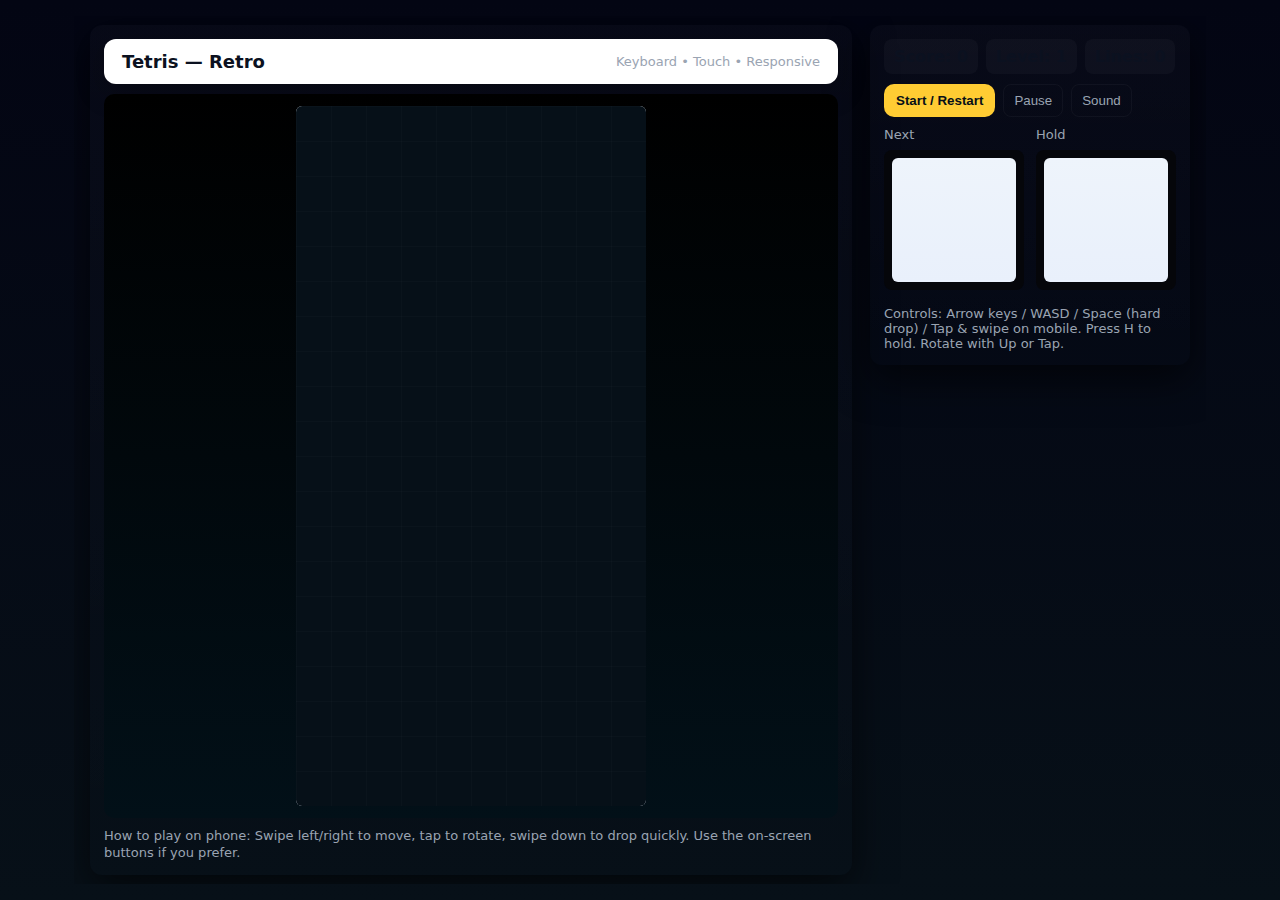
<file: games/tetris.html>
<!DOCTYPE html>
<html lang="en">
<head>
<meta charset="utf-8" />
<meta name="viewport" content="width=device-width, initial-scale=1" />
<title>Tetris — Responsive & Touch</title>

  <!-- global theme / styles -->
  <link rel="stylesheet" href="../style.css">
  <script src="../assets/js/theme.js" defer></script>

<style>
  :root{
    --bg:#071018;
    --card:#0f1724;
    --accent:#ffcc33;
    --muted:#9aa4b2;
    --white:#eef6ff;
    --panel-shadow: 0 14px 40px rgba(0,0,0,0.6);
    --radius:12px;
  }
  /* prevent page scrolling so arrow / WASD don't move the page */
  html,body{height:100%;margin:0;background:linear-gradient(180deg,#030513,#071018);font-family:system-ui,-apple-system,"Segoe UI",Roboto,Arial;color:var(--white);display:flex;align-items:center;justify-content:center;padding:16px;overflow:hidden}
  .wrap{width:100%;max-width:1100px;display:grid;grid-template-columns:1fr 320px;gap:18px;align-items:start}
  @media (max-width:920px){ .wrap{grid-template-columns:1fr; padding-bottom:18px;} .sidebar{order:2} }
  .panel{background:linear-gradient(180deg, rgba(255,255,255,0.02), transparent);border-radius:var(--radius);padding:14px;box-shadow:var(--panel-shadow);}
  header{display:flex;justify-content:space-between;align-items:center;gap:10px;margin-bottom:10px}
  h1{margin:0;font-size:18px}
  .muted{color:var(--muted);font-size:13px}
  .stage{display:flex;align-items:center;justify-content:center;padding:12px;background:linear-gradient(180deg,#000,#021018);border-radius:10px;position:relative}
  canvas{display:block;width:100%;height:auto;background:#000;border-radius:6px;image-rendering:pixelated}
  .hud{display:flex;flex-direction:column;gap:10px}
  .stats{display:flex;gap:8px;flex-wrap:wrap}
  .stat{background:rgba(255,255,255,0.03);padding:8px 10px;border-radius:8px;font-weight:700}
  .controls{display:flex;gap:8px;flex-wrap:wrap}
  .btn{background:var(--accent);color:#071018;border:none;padding:8px 12px;border-radius:10px;cursor:pointer;font-weight:700}
  .btn-ghost{background:transparent;border:1px solid rgba(255,255,255,0.04);padding:8px 10px;border-radius:8px;color:var(--muted);cursor:pointer}
  .preview{display:flex;flex-direction:column;gap:10px;align-items:center}
  .preview-canvas{background:#05060a;border-radius:8px;padding:8px}
  /* mobile touch overlay */
  .touch-bar{position:absolute;left:12px;right:12px;bottom:12px;display:flex;justify-content:center;gap:12px;pointer-events:none}
  .touch-bar button{pointer-events:auto;background:rgba(255,255,255,0.03);border:0;color:var(--white);padding:12px;border-radius:10px;font-weight:800}
  @media (min-width:921px){ .touch-bar{display:none} }
  .howto{font-size:13px;color:var(--muted);line-height:1.3}
</style>
</head>
<body>
  <div class="wrap">
    <div class="panel">
      <header>
        <h1>Tetris — Retro</h1>
        <div class="muted">Keyboard • Touch • Responsive</div>
      </header>

      <div class="stage" id="stage">
        <canvas id="tetris"></canvas>

        <!-- Mobile touch controls (swipe/tap prioritized) -->
        <div class="touch-bar" aria-hidden="false">
          <button id="btn-left">◀</button>
          <button id="btn-rotate">⤾</button>
          <button id="btn-right">▶</button>
          <button id="btn-drop">↓</button>
        </div>
      </div>

      <div style="margin-top:10px" class="howto">
        How to play on phone: Swipe left/right to move, tap to rotate, swipe down to drop quickly. Use the on-screen buttons if you prefer.
      </div>
    </div>

    <aside class="sidebar">
      <div class="panel hud">
        <div class="stats">
          <div class="stat">Score: <span id="score">0</span></div>
          <div class="stat">Level: <span id="level">1</span></div>
          <div class="stat">Lines: <span id="lines">0</span></div>
        </div>

        <div style="display:flex;gap:8px;align-items:center">
          <div class="controls">
            <button id="startBtn" class="btn">Start / Restart</button>
            <button id="pauseBtn" class="btn-ghost">Pause</button>
            <button id="soundBtn" class="btn-ghost">Sound</button>
          </div>
        </div>

        <div style="display:flex;gap:12px;align-items:flex-start;justify-content:space-between">
          <div style="flex:1">
            <div class="muted" style="margin-bottom:8px">Next</div>
            <div class="preview preview-canvas"><canvas id="next" width="80" height="80"></canvas></div>
          </div>
          <div style="flex:1">
            <div class="muted" style="margin-bottom:8px">Hold</div>
            <div class="preview preview-canvas"><canvas id="hold" width="80" height="80"></canvas></div>
          </div>
        </div>

        <div class="muted" style="font-size:13px;margin-top:6px">Controls: Arrow keys / WASD / Space (hard drop) / Tap & swipe on mobile. Press H to hold. Rotate with Up or Tap.</div>
      </div>
    </aside>
  </div>

<script>
(() => {
  const canvas = document.getElementById('tetris');
  const ctx = canvas.getContext('2d');
  const nextCanvas = document.getElementById('next');
  const nextCtx = nextCanvas.getContext('2d');
  const holdCanvas = document.getElementById('hold');
  const holdCtx = holdCanvas.getContext('2d');
  const scoreEl = document.getElementById('score');
  const levelEl = document.getElementById('level');
  const linesEl = document.getElementById('lines');
  const startBtn = document.getElementById('startBtn');
  const pauseBtn = document.getElementById('pauseBtn');
  const soundBtn = document.getElementById('soundBtn');

  const btnLeft = document.getElementById('btn-left');
  const btnRight = document.getElementById('btn-right');
  const btnRotate = document.getElementById('btn-rotate');
  const btnDrop = document.getElementById('btn-drop');

  // grid
  const COLS = 10, ROWS = 20;
  let blockSize = 24;
  function resizeCanvas() {
    // fit canvas responsively while keeping integer block sizes
    const maxW = Math.min(window.innerWidth - 380, 520);
    const desired = Math.min(maxW, Math.floor((window.innerHeight - 200) * 0.5));
    blockSize = Math.max(14, Math.floor(desired / COLS));
    canvas.width = COLS * blockSize;
    canvas.height = ROWS * blockSize;
    canvas.style.width = canvas.width + 'px';
    canvas.style.height = canvas.height + 'px';
    // preview canvases
    const psize = Math.max(64, Math.floor(blockSize * 3));
    nextCanvas.width = psize; nextCanvas.height = psize;
    holdCanvas.width = psize; holdCanvas.height = psize;
  }
  window.addEventListener('resize', resizeCanvas);
  resizeCanvas();

  // colors: index matches piece id
  const COLORS = [
    '#00000000',
    '#FF0D72', // T
    '#0DC2FF', // I
    '#0DFF72', // S
    '#F538FF', // Z
    '#FF8E0D', // L
    '#FFE138', // J
    '#3877FF', // O
  ];

  // store rotation states explicitly for reliability
  const PIECES = {
    T: [
      [[0,1,0],[1,1,1],[0,0,0]],
      [[0,1,0],[0,1,1],[0,1,0]],
      [[0,0,0],[1,1,1],[0,1,0]],
      [[0,1,0],[1,1,0],[0,1,0]]
    ],
    I: [
      [[0,0,0,0],[1,1,1,1],[0,0,0,0],[0,0,0,0]],
      [[0,0,1,0],[0,0,1,0],[0,0,1,0],[0,0,1,0]],
      [[0,0,0,0],[0,0,0,0],[1,1,1,1],[0,0,0,0]],
      [[0,1,0,0],[0,1,0,0],[0,1,0,0],[0,1,0,0]]
    ],
    S: [
      [[0,1,1],[1,1,0],[0,0,0]],
      [[0,1,0],[0,1,1],[0,0,1]],
      [[0,0,0],[0,1,1],[1,1,0]],
      [[1,0,0],[1,1,0],[0,1,0]]
    ],
    Z: [
      [[1,1,0],[0,1,1],[0,0,0]],
      [[0,0,1],[0,1,1],[0,1,0]],
      [[0,0,0],[1,1,0],[0,1,1]],
      [[0,1,0],[1,1,0],[1,0,0]]
    ],
    L: [
      [[0,0,1],[1,1,1],[0,0,0]],
      [[0,1,0],[0,1,0],[0,1,1]],
      [[0,0,0],[1,1,1],[1,0,0]],
      [[1,1,0],[0,1,0],[0,1,0]]
    ],
    J: [
      [[1,0,0],[1,1,1],[0,0,0]],
      [[0,1,1],[0,1,0],[0,1,0]],
      [[0,0,0],[1,1,1],[0,0,1]],
      [[0,1,0],[0,1,0],[1,1,0]]
    ],
    O: [
      [[1,1],[1,1]],
      [[1,1],[1,1]],
      [[1,1],[1,1]],
      [[1,1],[1,1]]
    ]
  };
  const PIECE_KEYS = Object.keys(PIECES);

  // game state
  let board = createMatrix(COLS, ROWS);
  let current = null;
  let next = null;
  let hold = null;
  let canHold = true;

  let dropCounter = 0;
  let dropInterval = 1000;
  let lastTime = 0;
  let score = 0;
  let level = 1;
  let lines = 0;
  let running = false;
  let paused = false;
  let soundOn = false;

  function createMatrix(w,h) {
    const m = [];
    for(let y=0;y<h;y++) m.push(new Array(w).fill(0));
    return m;
  }

  // piece factory uses explicit rotation index and matrix from PIECES
  function createPiece(type) {
    return {
      type,
      rot: 0,
      matrix: cloneMatrix(PIECES[type][0]),
      pos: {x: Math.floor(COLS/2) - 1, y: -1}
    };
  }
  function cloneMatrix(m){ return m.map(row => row.slice()); }

  // spawn logic
  function spawn() {
    if(!next) next = createPiece(randomPiece());
    current = next;
    next = createPiece(randomPiece());
    current.pos = {x: Math.floor(COLS/2) - Math.floor(current.matrix[0].length/2), y: -1};
    canHold = true;
    if(collide(board,current)) {
      // immediate game over
      running = false;
      showGameOver();
    }
    renderPreviews();
  }
  function randomPiece(){ return PIECE_KEYS[Math.floor(Math.random() * PIECE_KEYS.length)]; }

  // collision test
  function collide(board,piece) {
    for(let y=0;y<piece.matrix.length;y++){
      for(let x=0;x<piece.matrix[y].length;x++){
        if(piece.matrix[y][x]){
          const px = x + piece.pos.x;
          const py = y + piece.pos.y;
          if(px < 0 || px >= COLS || py >= ROWS) return true;
          if(py >= 0 && board[py][px]) return true;
        }
      }
    }
    return false;
  }

  // move
  function move(dir){
    if(!current) return;
    current.pos.x += dir;
    if(collide(board,current)) current.pos.x -= dir;
  }

  // rotate using the precomputed rotations (reliable for odd/even matrices)
  function rotate(dir){
    if(!current) return;
    const rotations = PIECES[current.type];
    const prevRot = current.rot;
    current.rot = (current.rot + dir + rotations.length) % rotations.length;
    current.matrix = cloneMatrix(rotations[current.rot]);
    // wall kick attempts
    let kicked = false;
    const kicks = [0,1,-1,2,-2,3,-3];
    for(const k of kicks){
      current.pos.x += k;
      if(!collide(board,current)){ kicked = true; break; }
      current.pos.x -= k;
    }
    if(!kicked){
      // restore
      current.rot = prevRot;
      current.matrix = cloneMatrix(rotations[prevRot]);
    }
  }

  // drop
  function drop(){
    if(!current) return;
    current.pos.y++;
    if(collide(board,current)){
      current.pos.y--;
      merge(board,current);
      const cleared = sweep();
      if(cleared) {
        lines += cleared;
        score += calcScore(cleared);
        level = Math.floor(lines / 10) + 1;
        dropInterval = Math.max(80, 1000 - (level-1)*70);
      }
      spawn();
    }
    dropCounter = 0;
  }

  function hardDrop(){
    if(!current) return;
    while(!collide(board,current)){
      current.pos.y++;
    }
    current.pos.y--;
    drop();
  }

  function holdPiece(){
    if(!current || !canHold) return;
    if(!hold){
      hold = createPiece(current.type);
      spawn();
    } else {
      const tmpType = hold.type;
      hold = createPiece(current.type);
      current = createPiece(tmpType);
      current.pos = {x: Math.floor(COLS/2) - Math.floor(current.matrix[0].length/2), y: -1};
      if(collide(board,current)){
        running = false; showGameOver();
      }
    }
    canHold = false;
    renderPreviews();
  }

  function merge(board,piece){
    piece.matrix.forEach((row,y)=>{
      row.forEach((val,x)=>{
        if(val && y + piece.pos.y >= 0){
          board[y + piece.pos.y][x + piece.pos.x] = pieceIdFromType(piece.type);
        }
      });
    });
  }

  function pieceIdFromType(t){
    // map PIECE_KEYS index to id 1..7
    return PIECE_KEYS.indexOf(t) + 1;
  }

  function sweep(){
    let count = 0;
    outer: for(let y = ROWS-1; y>=0; y--){
      for(let x=0;x<COLS;x++){
        if(!board[y][x]) continue outer;
      }
      // remove row
      board.splice(y,1);
      board.unshift(new Array(COLS).fill(0));
      count++;
      y++; // recheck same index
    }
    return count;
  }

  function calcScore(linesClear){
    switch(linesClear){
      case 1: return 40 * level;
      case 2: return 100 * level;
      case 3: return 300 * level;
      case 4: return 1200 * level;
      default: return 0;
    }
  }

  // ghost piece for visual
  function ghostY(){
    if(!current) return null;
    const ghost = {pos: {x: current.pos.x, y: current.pos.y}, matrix: current.matrix};
    while(!collide(board,ghost)){
      ghost.pos.y++;
    }
    ghost.pos.y--;
    return ghost.pos.y;
  }

  // drawing
  function draw(){
    // board
    ctx.fillStyle = '#000';
    ctx.fillRect(0,0,canvas.width,canvas.height);

    // grid background
    ctx.fillStyle = '#061018';
    ctx.fillRect(0,0,canvas.width,canvas.height);

    // draw fixed blocks
    for(let y=0;y<ROWS;y++){
      for(let x=0;x<COLS;x++){
        const v = board[y][x];
        if(v){
          drawBlock(ctx, x, y, COLORS[v]);
        }
      }
    }

    // draw ghost
    if(current){
      const gy = ghostY();
      if(gy !== null){
        for(let y=0;y<current.matrix.length;y++){
          for(let x=0;x<current.matrix[y].length;x++){
            if(current.matrix[y][x]){
              const px = current.pos.x + x;
              const py = gy + y;
              if(py >= 0) drawBlock(ctx, px, py, 'rgba(255,255,255,0.08)');
            }
          }
        }
      }
    }

    // draw current piece
    if(current){
      for(let y=0;y<current.matrix.length;y++){
        for(let x=0;x<current.matrix[y].length;x++){
          if(current.matrix[y][x]){
            const px = current.pos.x + x;
            const py = current.pos.y + y;
            if(py >= 0) drawBlock(ctx, px, py, COLORS[pieceIdFromType(current.type)]);
          }
        }
      }
    }

    // grid lines (subtle)
    ctx.strokeStyle = 'rgba(255,255,255,0.02)';
    ctx.lineWidth = 1;
    for(let x=0;x<=COLS;x++){
      ctx.beginPath(); ctx.moveTo(x*blockSize+0.5,0); ctx.lineTo(x*blockSize+0.5,canvas.height); ctx.stroke();
    }
    for(let y=0;y<=ROWS;y++){
      ctx.beginPath(); ctx.moveTo(0,y*blockSize+0.5); ctx.lineTo(canvas.width,y*blockSize+0.5); ctx.stroke();
    }

    renderPreviews();
  }

  function drawBlock(context, gridX, gridY, color){
    const x = gridX * blockSize;
    const y = gridY * blockSize;
    const r = Math.max(2, Math.floor(blockSize * 0.12));
    context.fillStyle = color;
    context.fillRect(x+1, y+1, blockSize-2, blockSize-2);
    // light highlight
    context.fillStyle = 'rgba(255,255,255,0.08)';
    context.fillRect(x+1, y+1, blockSize-2, Math.max(2, Math.floor(blockSize*0.18)));
  }

  function renderPreviews(){
    // clear next
    nextCtx.clearRect(0,0,nextCanvas.width,nextCanvas.height);
    holdCtx.clearRect(0,0,holdCanvas.width,holdCanvas.height);
    if(next){ renderTiny(next, nextCtx); }
    if(hold){ renderTiny(hold, holdCtx); }
  }

  function renderTiny(piece, context){
    const p = cloneMatrix(piece.matrix);
    const size = Math.max(p[0].length, p.length);
    const tile = Math.floor(Math.min(context.canvas.width, context.canvas.height) / (size + 1));
    const offsetX = Math.floor((context.canvas.width - tile * p[0].length) / 2);
    const offsetY = Math.floor((context.canvas.height - tile * p.length) / 2);
    for(let y=0;y<p.length;y++){
      for(let x=0;x<p[y].length;x++){
        if(p[y][x]){
          context.fillStyle = COLORS[pieceIdFromType(piece.type)];
          context.fillRect(offsetX + x*tile + 2, offsetY + y*tile + 2, tile - 4, tile - 4);
        }
      }
    }
  }

  // input: keyboard
  let keyRepeat = {};
  window.addEventListener('keydown', (e) => {
    // prevent default page scrolling for controls (arrow keys, space, WASD)
    const keyLower = (e.key || '').toString().toLowerCase();
    const preventKeys = ['arrowleft','arrowright','arrowup','arrowdown','a','s','d','w',' '];
    if(preventKeys.includes(keyLower) || e.code === 'Space'){
      e.preventDefault();
    }

    if(e.repeat && keyRepeat[e.key]) return;
    keyRepeat[e.key] = true;
    if(!running && (e.key === ' ' || e.code === 'Space')){ start(); return; }
    if(!running || paused || gameOver) return;

    const k = (e.key || '').toLowerCase();
    switch(k){
      case 'arrowleft': case 'a': move(-1); break;
      case 'arrowright': case 'd': move(1); break;
      case 'arrowup': case 'w': rotate(1); break;
      case 'arrowdown': case 's': drop(); break;
      case ' ': case 'space': e.preventDefault(); hardDrop(); break;
      case 'h': holdPiece(); break;
      case 'p': togglePause(); break;
    }
    draw();
  }, {passive:false});
  window.addEventListener('keyup', (e) => { keyRepeat[e.key] = false; });

  // touch: swipe/tap on canvas for mobile
  let pointerStart = null;
  let pointerMoved = false;
  canvas.addEventListener('pointerdown', (e) => {
    pointerStart = {x: e.clientX, y: e.clientY, t: performance.now()};
    pointerMoved = false;
  }, {passive:true});
  canvas.addEventListener('pointermove', (e) => {
    if(!pointerStart) return;
    const dx = e.clientX - pointerStart.x;
    const dy = e.clientY - pointerStart.y;
    if(Math.hypot(dx,dy) > 18){
      pointerMoved = true;
      if(Math.abs(dx) > Math.abs(dy)){
        // horizontal move
        if(dx > 0){ move(1); pointerStart.x = e.clientX; }
        else { move(-1); pointerStart.x = e.clientX; }
      } else {
        // vertical -> drop
        if(dy > 20){ drop(); pointerStart = null; }
      }
      draw();
    }
  }, {passive:true});
  canvas.addEventListener('pointerup', (e) => {
    if(!pointerMoved){
      // tap = rotate
      rotate(1);
      draw();
    }
    pointerStart = null;
    pointerMoved = false;
  });

  // on-screen buttons
  btnLeft.addEventListener('pointerdown', () => { move(-1); draw(); });
  btnRight.addEventListener('pointerdown', () => { move(1); draw(); });
  btnRotate.addEventListener('pointerdown', () => { rotate(1); draw(); });
  btnDrop.addEventListener('pointerdown', () => { hardDrop(); draw(); });

  // UI controls
  startBtn.addEventListener('click', start);
  pauseBtn.addEventListener('click', togglePause);
  soundBtn.addEventListener('click', () => { soundOn = !soundOn; soundBtn.textContent = soundOn ? 'Sound: On' : 'Sound: Off'; });

  let gameOver = false;
  function start(){
    board = createMatrix(COLS, ROWS);
    next = createPiece(randomPiece());
    hold = null;
    score = 0; level = 1; lines = 0;
    dropInterval = 1000;
    running = true; paused = false; gameOver = false;
    spawn();
    lastTime = 0; dropCounter = 0;
    updateInfo();
    resizeCanvas();
    draw();
    requestAnimationFrame(update);
  }

  function togglePause(){ if(!running) return; paused = !paused; pauseBtn.textContent = paused ? 'Resume' : 'Pause'; }

  function showGameOver(){
    gameOver = true;
    running = false;
    // overlay drawn in draw loop
    updateInfo();
  }

  function updateInfo(){
    scoreEl.textContent = score;
    levelEl.textContent = level;
    linesEl.textContent = lines;
  }

  // animation loop
  function update(time = 0){
    if(!running) { draw(); return; }
    const delta = time - lastTime;
    lastTime = time;
    if(!paused){
      dropCounter += delta;
      if(dropCounter > dropInterval){
        drop();
      }
    }
    updateInfo();
    draw();
    if(running) requestAnimationFrame(update);
    else {
      // draw final overlay
      ctx.fillStyle = 'rgba(0,0,0,0.6)';
      ctx.fillRect(0, canvas.height/2 - 40, canvas.width, 80);
      ctx.fillStyle = '#fff';
      ctx.textAlign = 'center';
      ctx.font = '24px system-ui';
      ctx.fillText(gameOver ? 'Game Over' : 'Paused', canvas.width/2, canvas.height/2 + 8);
      ctx.textAlign = 'start';
    }
  }

  // utility
  function clamp(v,a,b){ return Math.max(a,Math.min(b,v)); }

  // small init
  resizeCanvas();
  // start paused waiting for user
  draw();
  renderPreviews();
  updateInfo();

  // expose for debugging if needed and keep API stable
  window.Tetris = { start, board, spawn, holdPiece };

})();
</script>
</body>
</html>
</file>
<file: style.css>
@import url('https://fonts.googleapis.com/css2?family=Press+Start+2P&display=swap');

/* Responsive styles for index and game pages */

/* --- immersive theme tokens (more properties, typography, glows) --- */
:root{
  /* black & white tokens */
  --bg: #000000;
  --bg-grad: linear-gradient(180deg,#000,#0a0a0a);
  --panel: #0f0f0f;
  --panel-grad: linear-gradient(180deg, rgba(255,255,255,0.02), rgba(0,0,0,0.06));
  --accent: #ffffff;
  --accent-2: #e6e6e6;
  --muted: #cfcfcf;
  --glass: rgba(255,255,255,0.03);
  --card: #0d0d0d;
  --white: #ffffff;
  --danger: #ff6b6b;
  --canvas-bg: linear-gradient(180deg,#000,#0a0a0a);
  --shadow-1: 0 8px 28px rgba(0,0,0,0.6);
  --radius: 10px;
  --title-font-size: clamp(20px, 4vw, 36px);
}

/* explicit bw theme class (applied site-wide by JS) */
.theme-bw {
  --bg: #000000;
  --bg-grad: linear-gradient(180deg,#000,#0a0a0a);
  --panel: #0f0f0f;
  --panel-grad: linear-gradient(180deg, rgba(255,255,255,0.02), rgba(0,0,0,0.06));
  --accent: #ffffff;
  --accent-2: #e6e6e6;
  --muted: #cfcfcf;
  --card: #0d0d0d;
  --canvas-bg: linear-gradient(180deg,#000,#0a0a0a);
  --text-glow: none;
}

/* header layout: theme list top-right */
header{
  width:100%;
  max-width:1200px;
  margin:0 auto 18px;
  position:relative;
  padding:12px 18px;
  display:flex;
  align-items:center;
  justify-content:center;
}
.header-inner{
  width:100%;
  max-width:1200px;
  margin:0 auto;
  display:flex;
  align-items:center;
  justify-content:center;
}

/* theme list (simple list in top-right) */
.theme-list{
  position:absolute;
  right:16px;
  top:12px;
  list-style:none;
  margin:0;
  padding:6px;
  display:flex;
  gap:6px;
  align-items:center;
}
.theme-list li{
  background:transparent;
  border:1px solid rgba(255,255,255,0.06);
  padding:6px 10px;
  border-radius:8px;
  color:var(--white);
  cursor:default;
  font-weight:700;
  font-size:13px;
}

/* basic site tokens applied to common elements */
body{
  margin:0;
  font-family: system-ui, -apple-system, "Segoe UI", Roboto, Arial, sans-serif;
  background: var(--bg);
  background-image: var(--bg-grad);
  color: var(--white);
  -webkit-font-smoothing:antialiased;
  -moz-osx-font-smoothing:grayscale;
  display:flex;
  flex-direction:column;
  align-items:center;
  padding:18px;
}

.game-card{
  background: var(--card);
  color:var(--white);
  border-radius:var(--radius);
  padding:12px;
  text-decoration:none;
  display:flex;
  flex-direction:column;
  align-items:center;
  gap:10px;
}

/* keep images monochrome-friendly */
.game-img{ filter: grayscale(100%) contrast(110%); }

/* other UI */
.title{ font-size:var(--title-font-size); margin:0; }
.subtitle{ color:var(--muted); margin:4px 0 12px 0; }

/* ensure canvas / games inherit background */
canvas{ background: var(--canvas-bg) !important; }

/* minimal responsive */
@media (max-width:720px){
  .theme-list{ right:12px; top:8px; }
  .theme-list li{ padding:6px 8px; font-size:12px; }
}

/* rest of your existing stylesheet below */
/* ...existing code... */

/* Responsive styles for index and game pages */

/* Variables */
:root{
  --bg:#0b1020;
  --card:#0f1724;
  --accent:#ffcc33;
  --muted:#9aa4b2;
  --glass: rgba(255,255,255,0.04);
  --radius:12px;
  --max-width:1200px;
  --gap:18px;
  --font-sans: system-ui, -apple-system, "Segoe UI", Roboto, "Helvetica Neue", Arial;
}

*{box-sizing:border-box}
html,body{height:100%}
body{
  margin:0;
  font-family:var(--font-sans);
  background: radial-gradient(circle at 20% 10%, rgba(255,255,255,0.02), transparent 20%),
              linear-gradient(180deg, #05060b 0%, #0b1020 100%);
  color:#e6eef8;
  -webkit-font-smoothing:antialiased;
  -moz-osx-font-smoothing:grayscale;
  display:flex;
  flex-direction:column;
  align-items:center;
  padding:24px;
}

/* Layout wrapper */
header{ text-align:center; margin-bottom:18px; }
.title{ font-size:clamp(20px, 4vw, 36px); margin:6px 0; letter-spacing:0.6px; }
.subtitle{ color:var(--muted); margin:0 0 12px 0; font-size:clamp(12px,2.5vw,16px) }

/* Gallery grid */
.gallery{
  width:100%;
  max-width:var(--max-width);
  display:grid;
  gap:var(--gap);
  grid-template-columns: repeat( auto-fit, minmax(160px, 1fr) );
  align-items:start;
  padding:12px;
}

/* Game card */
.game-card{
  background: linear-gradient(180deg, rgba(255,255,255,0.02), rgba(255,255,255,0.01));
  border-radius:var(--radius);
  padding:12px;
  text-decoration:none;
  color:inherit;
  display:flex;
  flex-direction:column;
  align-items:center;
  gap:10px;
  box-shadow: 0 6px 18px rgba(2,6,23,0.6), inset 0 1px 0 rgba(255,255,255,0.02);
  transition: transform .18s ease, box-shadow .18s ease;
  min-height:180px;
}

/* Hover / focus */
.game-card:hover, .game-card:focus{
  transform:translateY(-6px);
  box-shadow: 0 18px 36px rgba(2,6,23,0.75);
  outline:none;
}

/* Images responsive and consistent aspect */
.game-img{
  width:100%;
  height:auto;
  max-height:140px;
  object-fit:contain;
  border-radius:8px;
  background:var(--glass);
  padding:8px;
}

/* Titles */
.game-card h2{
  margin:0;
  font-size:clamp(14px,2.2vw,18px);
  text-align:center;
  color:#f2f7ff;
}

/* Footer */
footer{ margin-top:20px; color:var(--muted); font-size:13px; }

/* Small devices: tighten spacing */
@media (max-width:420px){
  body{ padding:14px; }
  .gallery{ gap:12px; }
  .game-card{ padding:10px; min-height:150px; }
  .game-img{ max-height:110px; padding:6px; }
}

/* Larger screens: more columns and spacing */
@media (min-width:1200px){
  .gallery{ gap:22px; grid-template-columns: repeat(4, 1fr); }
  .game-card{ min-height:200px; }
  .game-img{ max-height:160px; }
}

/* Utility: full-viewport game container used by game pages */
.game-page-root{
  min-height:100vh;
  width:100%;
  display:flex;
  flex-direction:column;
  align-items:center;
  justify-content:flex-start;
  padding:18px;
}

/* Responsive game canvas / iframe wrapper:
   preserves aspect ratio and scales to viewport */
.game-container{
  width:100%;
  max-width:1100px;
  margin:18px auto;
  display:grid;
  place-items:center;
}

/* Using aspect-ratio for safe scaling; fallback uses padding-top */
.game-stage{
  width:100%;
  aspect-ratio:16/9; /* games designed at 16:9 will scale */
  max-height:78vh; /* don't overflow the viewport vertically */
  border-radius:10px;
  overflow:hidden;
  background:#000;
  display:flex;
  align-items:center;
  justify-content:center;
}

/* Fallback for browsers without aspect-ratio */
.game-stage.fallback{
  position:relative;
  height:0;
  padding-top:56.25%; /* 16:9 fallback */
}

/* Make canvas or iframe fill stage */
.game-stage > canvas,
.game-stage > iframe,
.game-stage > video{
  width:100%;
  height:100%;
  display:block;
}

/* Controls area below stage */
.game-controls{ width:100%; max-width:1100px; color:var(--muted); margin-top:10px; text-align:center; font-size:13px; }

/* Accessibility focus outlines for keyboard users */
a:focus{ outline: 3px solid rgba(255,204,51,0.18); outline-offset:3px; border-radius:8px; }

/* ...existing code... */

:root{
  --bg-dark: #000000;
  --panel-dark: #0f0f0f;
  --text-dark: #ffffff;

  --bg-light: #f5f7fb;
  --panel-light: #ffffff;
  --text-light: #0b1120;

  --accent: #000; /* accent adapts via mix-blend or explicit color below */
  --radius: 10px;
  --shadow: 0 8px 28px rgba(0,0,0,0.25);
  --title-font-size: clamp(20px, 4vw, 36px);
}

/* default to dark theme */
.theme-dark {
  --bg: var(--bg-dark);
  --panel: var(--panel-dark);
  --text: var(--text-dark);
  --canvas-bg: linear-gradient(180deg,#000,#0a0a0a);
  --muted: #cfcfcf;
  --title-glow: 0 0 8px rgba(255,255,255,0.03);
  color-scheme: dark;
}

.theme-light {
  --bg: var(--bg-light);
  --panel: var(--panel-light);
  --text: var(--text-light);
  --canvas-bg: linear-gradient(180deg,#eef4fb,#e9f0fb);
  --muted: #50708a;
  --title-glow: 0 0 6px rgba(0,0,0,0.03);
  color-scheme: light;
}

/* apply tokens */
body{
  margin:0;
  font-family: system-ui, -apple-system, "Segoe UI", Roboto, Arial, sans-serif;
  background: var(--bg);
  color: var(--text);
  -webkit-font-smoothing:antialiased;
  -moz-osx-font-smoothing:grayscale;
  display:flex;
  flex-direction:column;
  align-items:center;
  padding:18px;
  transition: background .22s ease, color .18s ease;
}

.panel, .game-card, header, .board-wrap {
  background: var(--panel);
  color: var(--text);
  border-radius: var(--radius);
  box-shadow: var(--shadow);
  transition: background .22s ease, color .18s ease, box-shadow .22s ease;
}

/* header / title - more "cool and symmetrical" */
header{
  width:100%;
  max-width:1200px;
  margin:0 auto 18px;
  position:relative;
  padding:12px 18px;
  display:flex;
  align-items:center;
  justify-content:center;
}
.header-inner{
  display:flex;
  flex-direction:column;
  align-items:center;
  gap:6px;
}

/* New symmetrical title style */
.title{
  font-family: "Press Start 2P", system-ui, -apple-system, "Segoe UI", Roboto, Arial;
  font-weight:700;
  letter-spacing:0.6px;
  font-size:var(--title-font-size);
  margin:0;
  display:flex;
  align-items:center;
  gap:12px;
  text-align:center;
  text-transform:none;
  color:var(--text);
  text-shadow: var(--title-glow);
}
.title .decorate{
  opacity:0.9;
  font-size:0.85em;
  color:var(--muted);
}

/* subtitle */
.subtitle{ color:var(--muted); margin:0; font-size:14px; }

/* theme toggle (top-right) */
.theme-toggle{
  position:absolute;
  right:16px;
  top:12px;
  background:transparent;
  border:1px solid rgba(0,0,0,0.06);
  color:var(--text);
  padding:8px 10px;
  border-radius:8px;
  cursor:pointer;
  display:inline-flex;
  align-items:center;
  gap:8px;
  transition: transform .12s ease, background .12s ease;
}
.theme-toggle:active{ transform:translateY(1px); }
.theme-toggle .label{ font-weight:700; font-size:13px; color:var(--muted); }

/* keep images adapting */
.game-img{ filter: grayscale(100%) contrast(110%); }

/* ensure canvas inherits background */
canvas{ background: var(--canvas-bg) !important; }

/* Card style applied to .card (used by .game-card) */
/* Based on your provided card — adapted to site tokens and accessibility */
.card {
  position: relative;
  width: 100%;
  max-width: 320px;
  height: 220px;
  background-color: var(--panel);
  border-radius: 12px;
  display: flex;
  align-items: center;
  justify-content: center;
  overflow: hidden;
  perspective: 1000px;
  box-shadow: 0 10px 30px rgba(0,0,0,0.45), inset 0 1px 0 rgba(255,255,255,0.02);
  transition: transform 0.45s cubic-bezier(0.175, 0.885, 0.32, 1.275), box-shadow 0.45s;
  text-decoration: none;
  color: inherit;
}

/* Media (image) layer */
.card__media {
  width: 100%;
  height: 100%;
  object-fit: cover;
  display: block;
  filter: grayscale(100%) contrast(110%);
  transform-origin: center;
  transition: transform 0.6s cubic-bezier(0.175, 0.885, 0.32, 1.275), opacity 0.45s;
}

/* Floating SVG/icon if present; kept small for accessibility */
.card svg { width: 48px; height: 48px; fill: currentColor; transition: all 0.45s; }

/* Content panel that "flips up" on hover */
.card__content {
  position: absolute;
  bottom: 0;
  left: 0;
  width: 100%;
  height: 60%;
  padding: 18px;
  box-sizing: border-box;
  background: linear-gradient(180deg, rgba(0,0,0,0.20), rgba(0,0,0,0.32));
  transform: translateY(100%);
  transition: transform 0.6s cubic-bezier(0.175, 0.885, 0.32, 1.275);
  display: flex;
  flex-direction: column;
  justify-content: center;
  gap: 8px;
}

/* Title and description inside the content */
.card__title {
  margin: 0;
  font-size: 18px;
  color: var(--text);
  font-weight: 700;
  letter-spacing: 0.4px;
}

.card__description {
  margin: 0;
  font-size: 13px;
  color: var(--muted);
  line-height: 1.3;
}

/* Hover / focus interaction */
.card:hover,
.card:focus {
  transform: translateY(-6px) scale(1.02);
  box-shadow: 0 20px 44px rgba(0,0,0,0.6);
  outline: none;
}

.card:hover .card__media,
.card:focus .card__media {
  transform: scale(1.06);
  opacity: 0.7;
}

.card:hover .card__content,
.card:focus .card__content {
  transform: translateY(0%);
}

/* Small screens: slightly smaller cards */
@media (max-width:600px){
  .card { max-width: 100%; height: 180px; }
  .card__content { height: 58%; padding: 14px; }
  .card__title { font-size: 16px; }
  .card__description { font-size: 12px; }
}

/* utility: make gallery items centered and spaced */
.gallery { display: grid; grid-template-columns: repeat(auto-fit, minmax(200px, 1fr)); gap: 18px; width:100%; max-width:var(--max-width); margin:0 auto; padding:0 12px; }

/* Live animated background for home page (.bg-anim) */
/* Uses two performant layers (blurred color blobs + starfield) animated with transform/background-position.
   Respects prefers-reduced-motion and is pointer-events: none so it won't interfere with UI. */

.bg-anim{
  position: fixed;
  inset: 0;
  z-index: -1;
  pointer-events: none;
  isolation: isolate; /* keep blend effects contained */
  background: var(--bg);
  will-change: transform;
}

/* Layer 1: large, blurred color blobs + subtle gradient — uses multiple radial-gradients */
.bg-anim::before{
  content: "";
  position: absolute;
  inset: -10%;
  background-image:
    radial-gradient(600px 400px at 8% 20%, rgba(255,120,80,0.08), transparent 18%),
    radial-gradient(520px 360px at 88% 78%, rgba(100,170,255,0.07), transparent 16%),
    radial-gradient(420px 300px at 52% 40%, rgba(160,90,255,0.045), transparent 14%),
    linear-gradient(180deg, rgba(0,0,0,0.00), rgba(0,0,0,0.06));
  background-repeat: no-repeat;
  filter: blur(36px) saturate(120%);
  transform: translateZ(0);
  will-change: background-position, transform;
  animation: bgGradientShift 18s linear infinite;
  opacity: 0.95;
}

/* Layer 2: subtle starfield using tiny radial gradients repeated — animated to slowly drift */
.bg-anim::after{
  content: "";
  position: absolute;
  inset: 0;
  background-image:
    radial-gradient(rgba(255,255,255,0.95) 0.6px, rgba(255,255,255,0.0) 1px),
    radial-gradient(rgba(255,255,255,0.75) 0.9px, rgba(255,255,255,0.0) 1.6px);
  background-size: 3px 3px, 140px 140px;
  background-position: 20% 10%, 0% 0%;
  opacity: 0.55;
  mix-blend-mode: screen;
  filter: blur(.2px);
  will-change: background-position;
  animation: starDrift 42s linear infinite;
}

/* Vignette (center emphasis) */
.bg-anim .vignette,
.bg-anim::marker { /* fallback if needed */ }
.bg-anim::marker{} /* noop to keep tools happy */

/* small, subtle noise via layered gradient (cheap) */
.bg-anim{
  background-image: var(--bg-grad);
}
.bg-anim::before,
.bg-anim::after{
  pointer-events: none;
}

/* Keyframes */
@keyframes bgGradientShift{
  0%{
    background-position:
      3% 10%,
      92% 84%,
      52% 42%,
      0% 0%;
    transform: translate3d(0,0,0);
  }
  50%{
    background-position:
      8% 22%,
      86% 70%,
      58% 34%,
      0% 0%;
    transform: translate3d(0,-4px,0);
  }
  100%{
    background-position:
      3% 10%,
      92% 84%,
      52% 42%,
      0% 0%;
    transform: translate3d(0,0,0);
  }
}

@keyframes starDrift{
  0%{ background-position: 10% 10%, 0% 0%; opacity:0.55; }
  50%{ background-position: 40% 30%, -80px -60px; opacity:0.68; }
  100%{ background-position: 10% 10%, 0% 0%; opacity:0.55; }
}

/* Accessibility: stop motion if user prefers reduced motion */
@media (prefers-reduced-motion: reduce){
  .bg-anim::before,
  .bg-anim::after{
    animation: none !important;
    transition: none !important;
  }
}

/* Small screens: reduce blur and intensity for performance */
@media (max-width: 720px){
  .bg-anim::before{ filter: blur(24px) saturate(110%); opacity:0.95; }
  .bg-anim::after{ opacity:0.48; background-size: 3px 3px, 100px 100px; animation-duration: 60s; }
}

/* Optional: darker vignette overlay to help cards pop */
.bg-anim-overlay{
  position: fixed;
  inset: 0;
  z-index: 0;
  pointer-events: none;
  background-image: radial-gradient(60% 50% at 50% 40%, rgba(0,0,0,0.0), rgba(0,0,0,0.45));
  mix-blend-mode: multiply;
}
</file>
